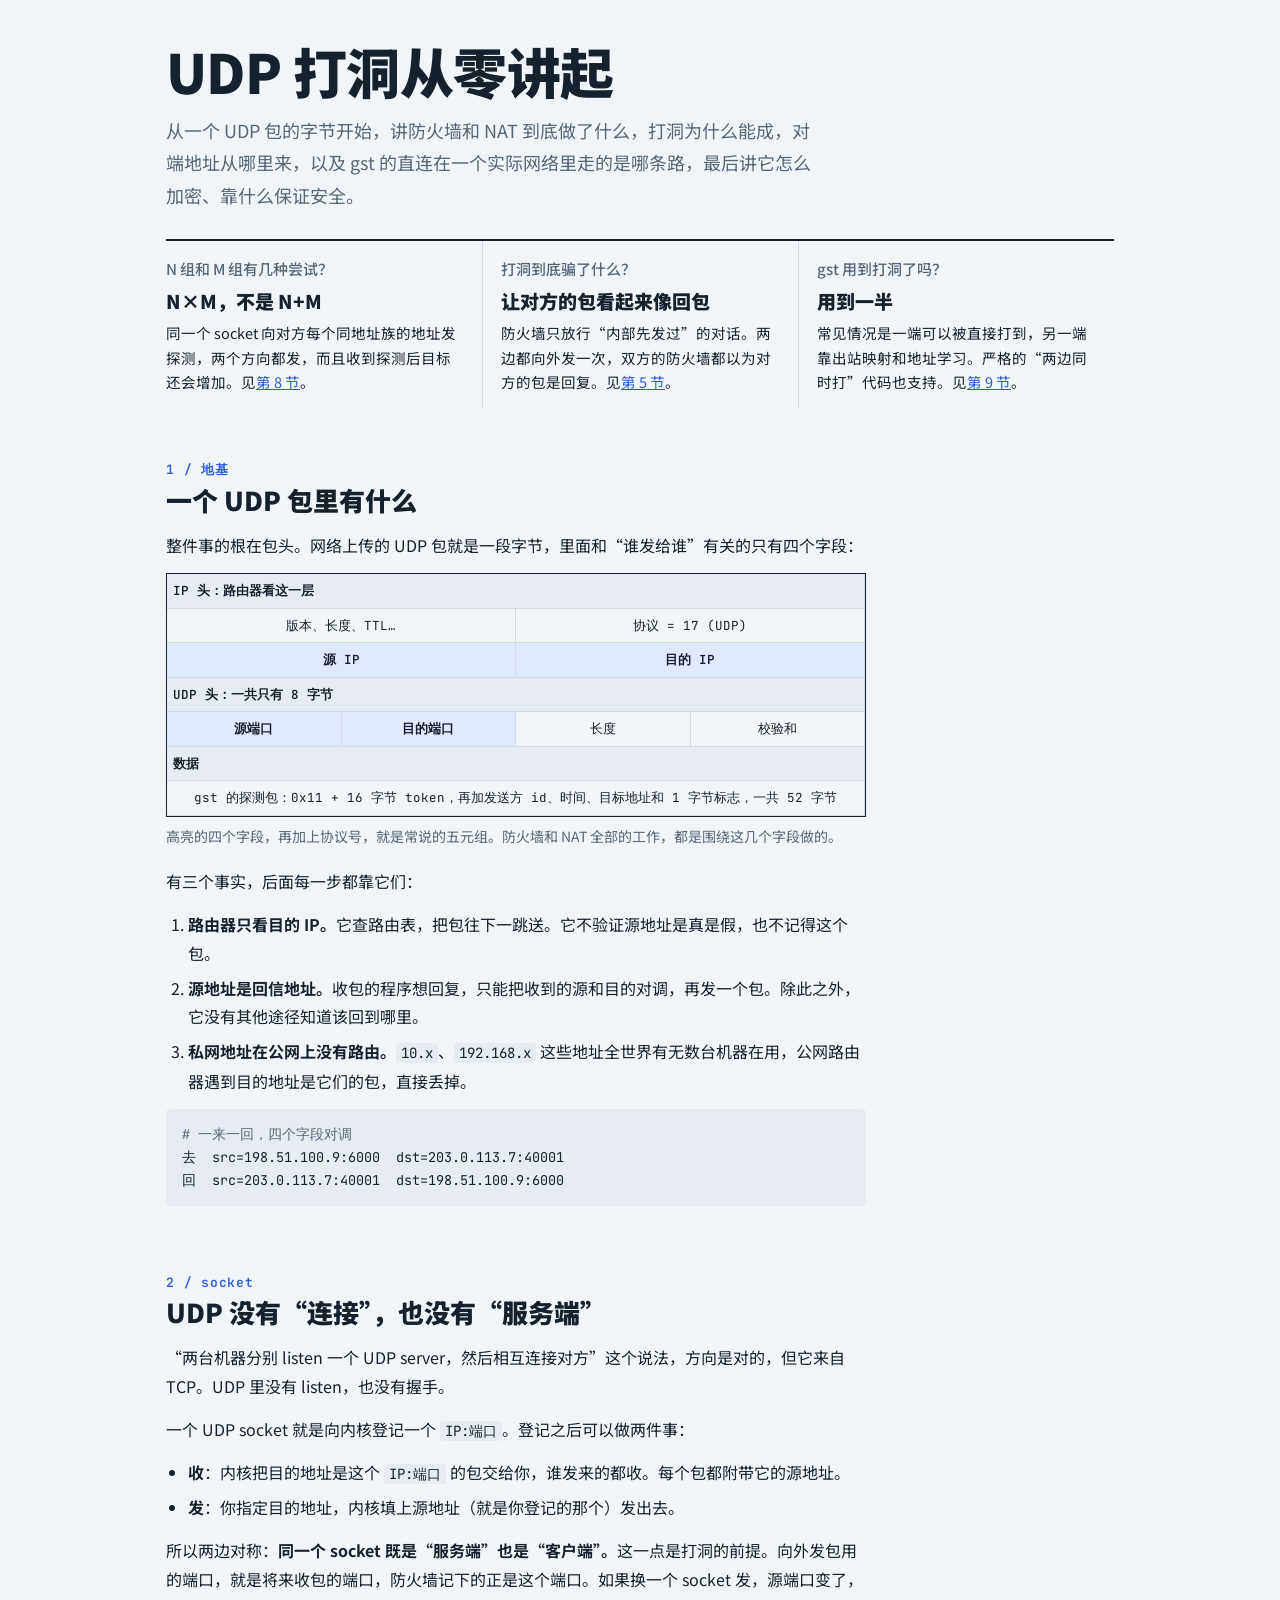
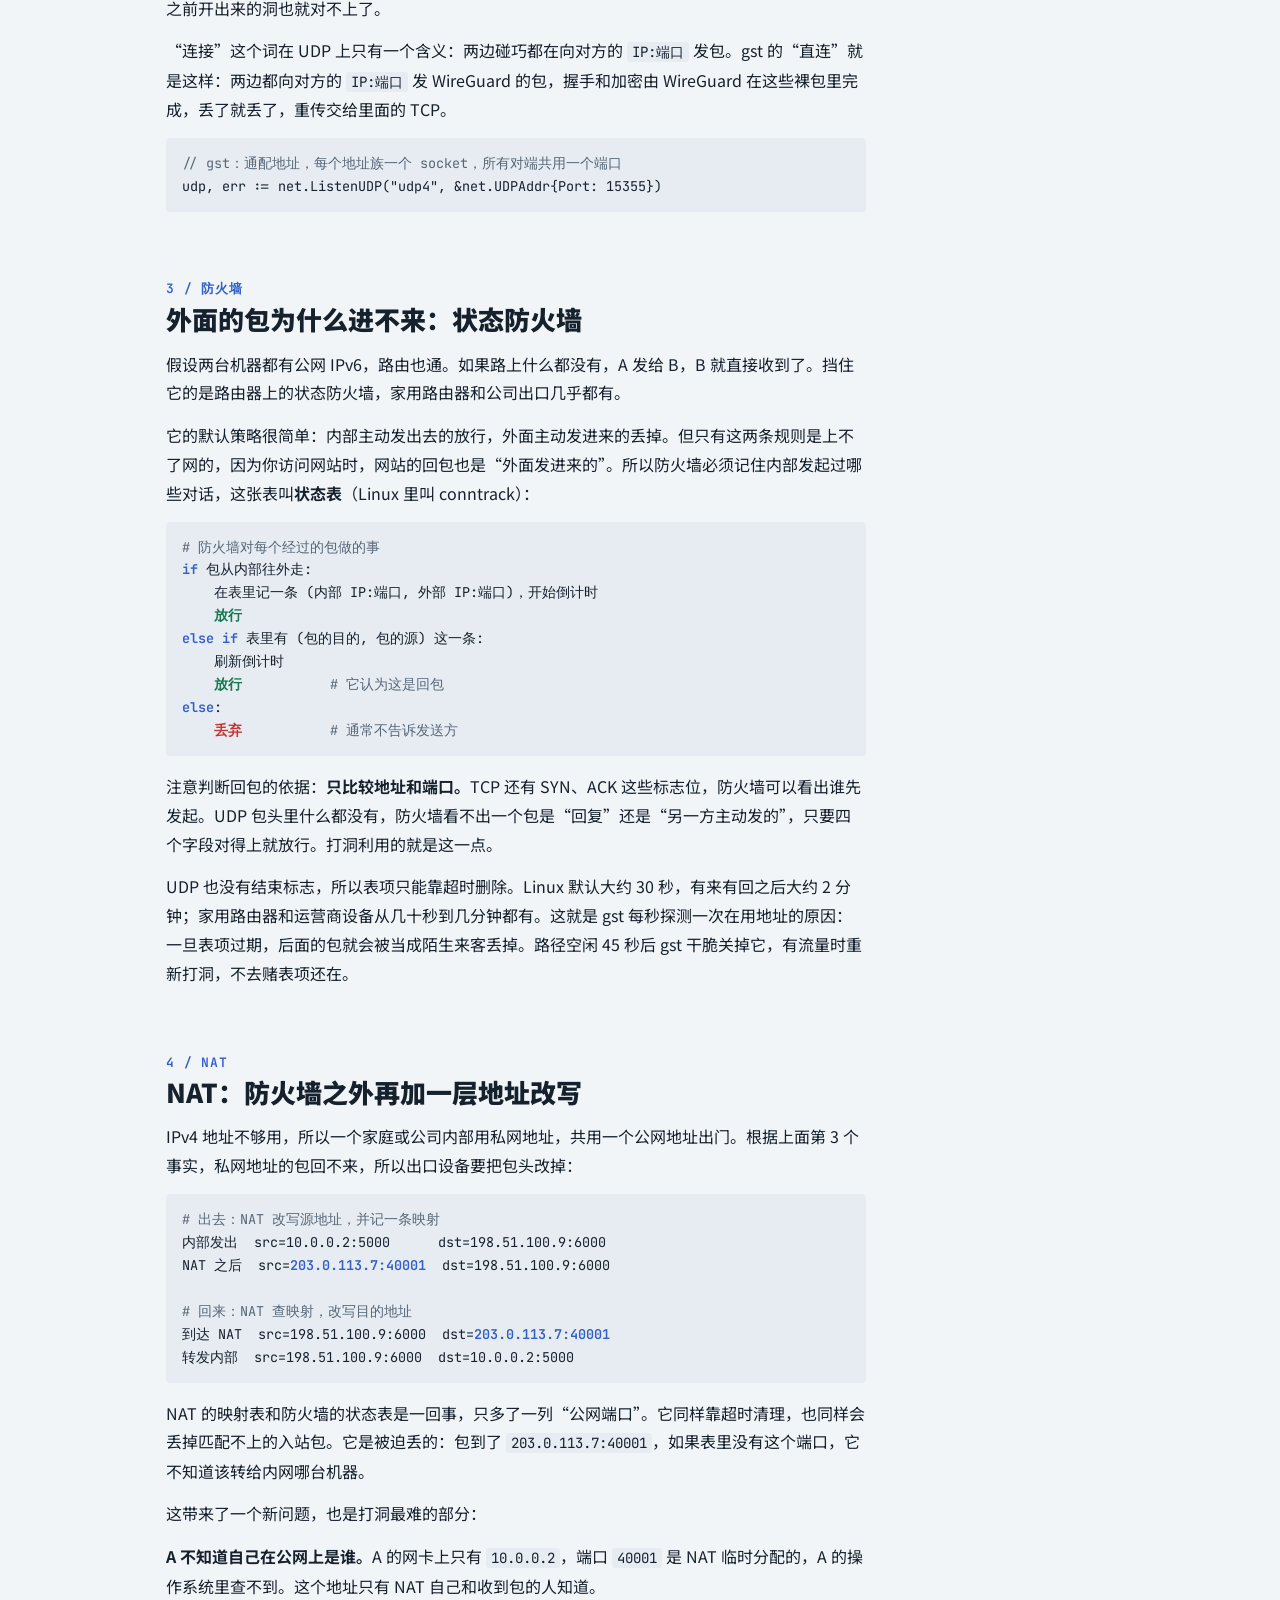
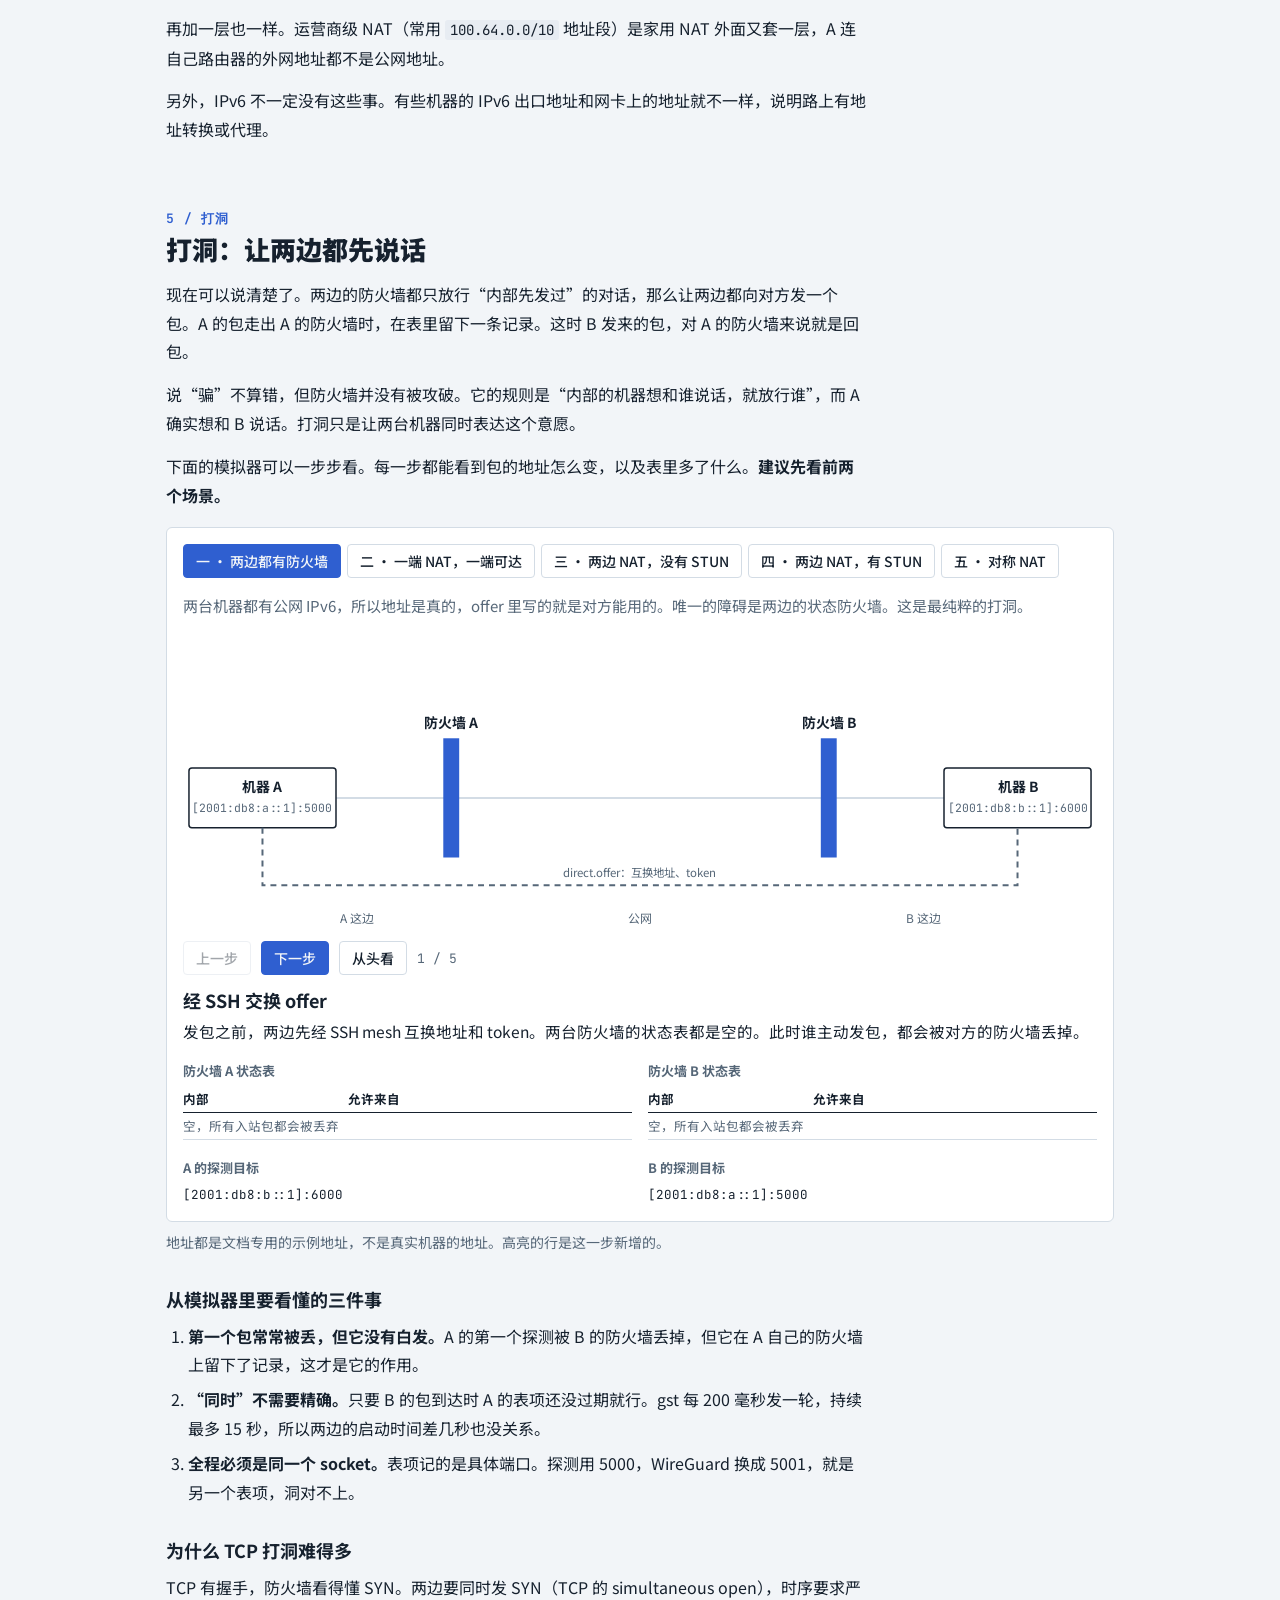
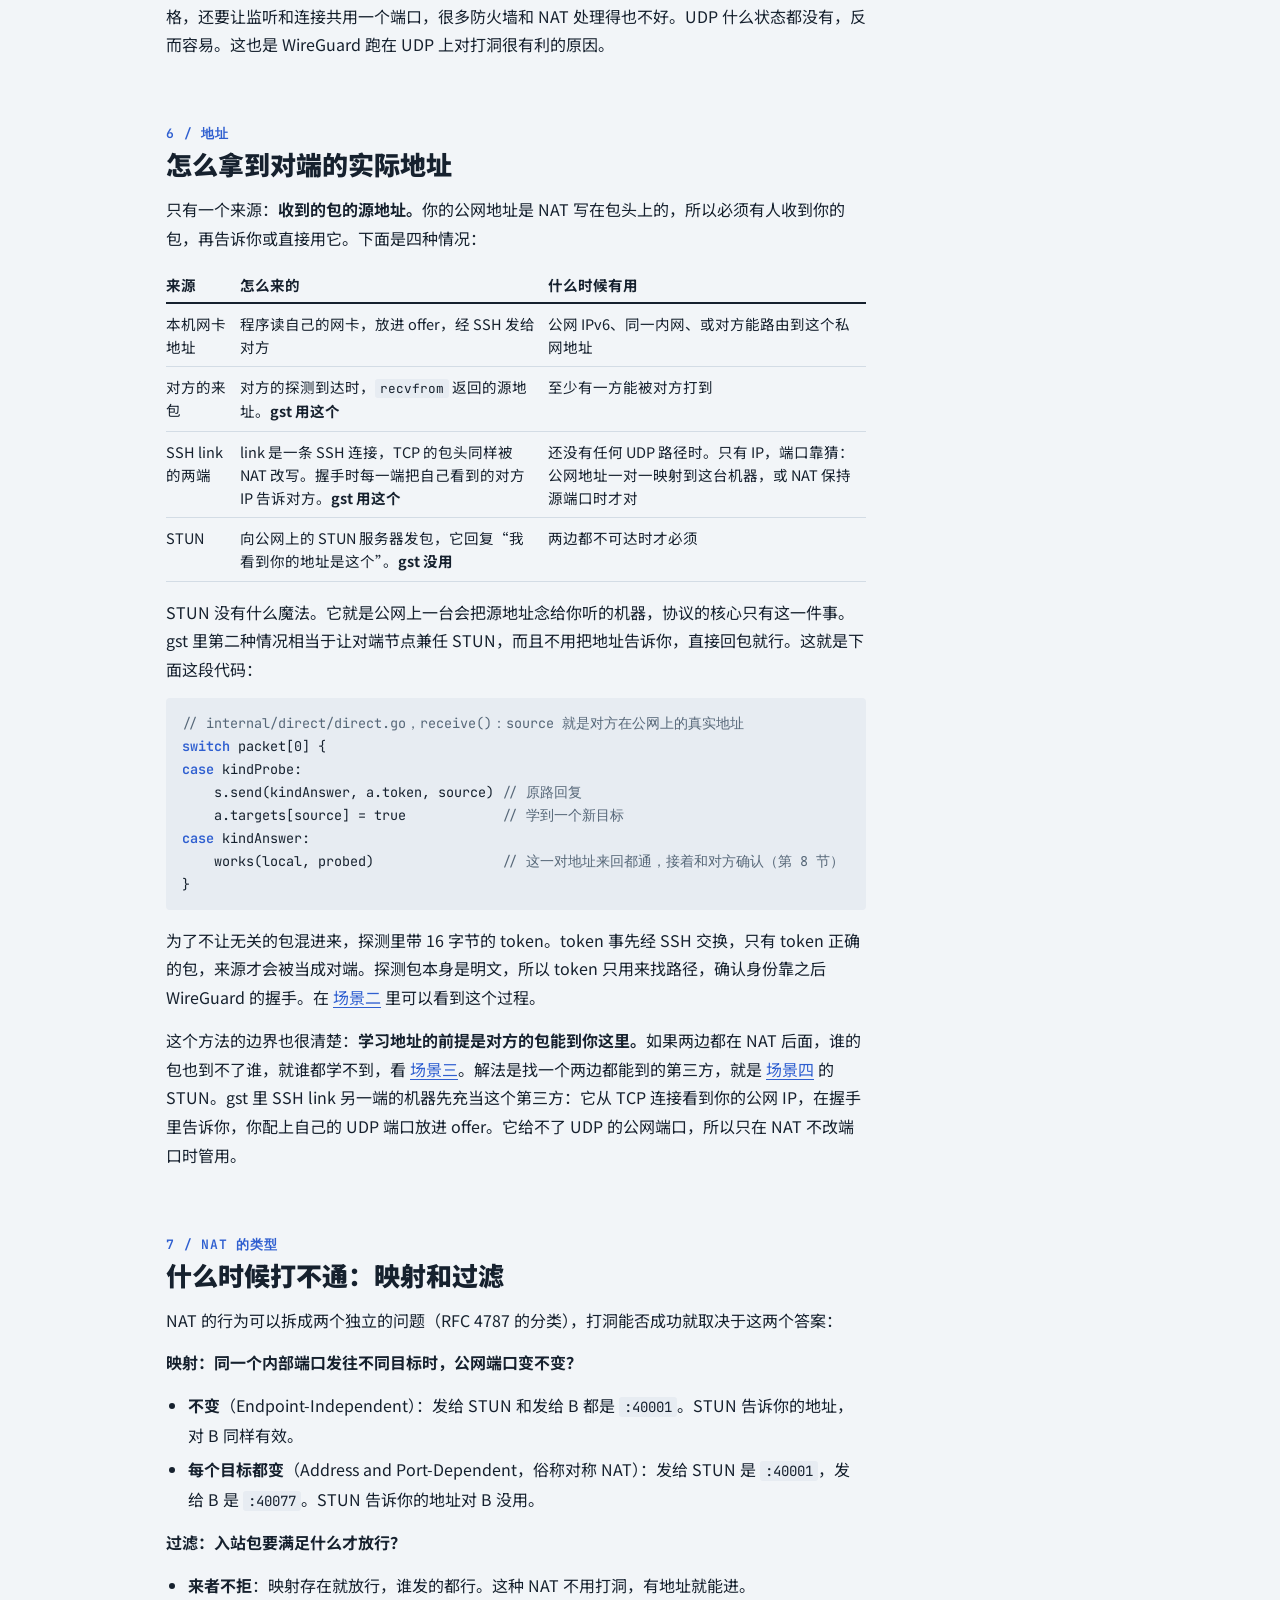
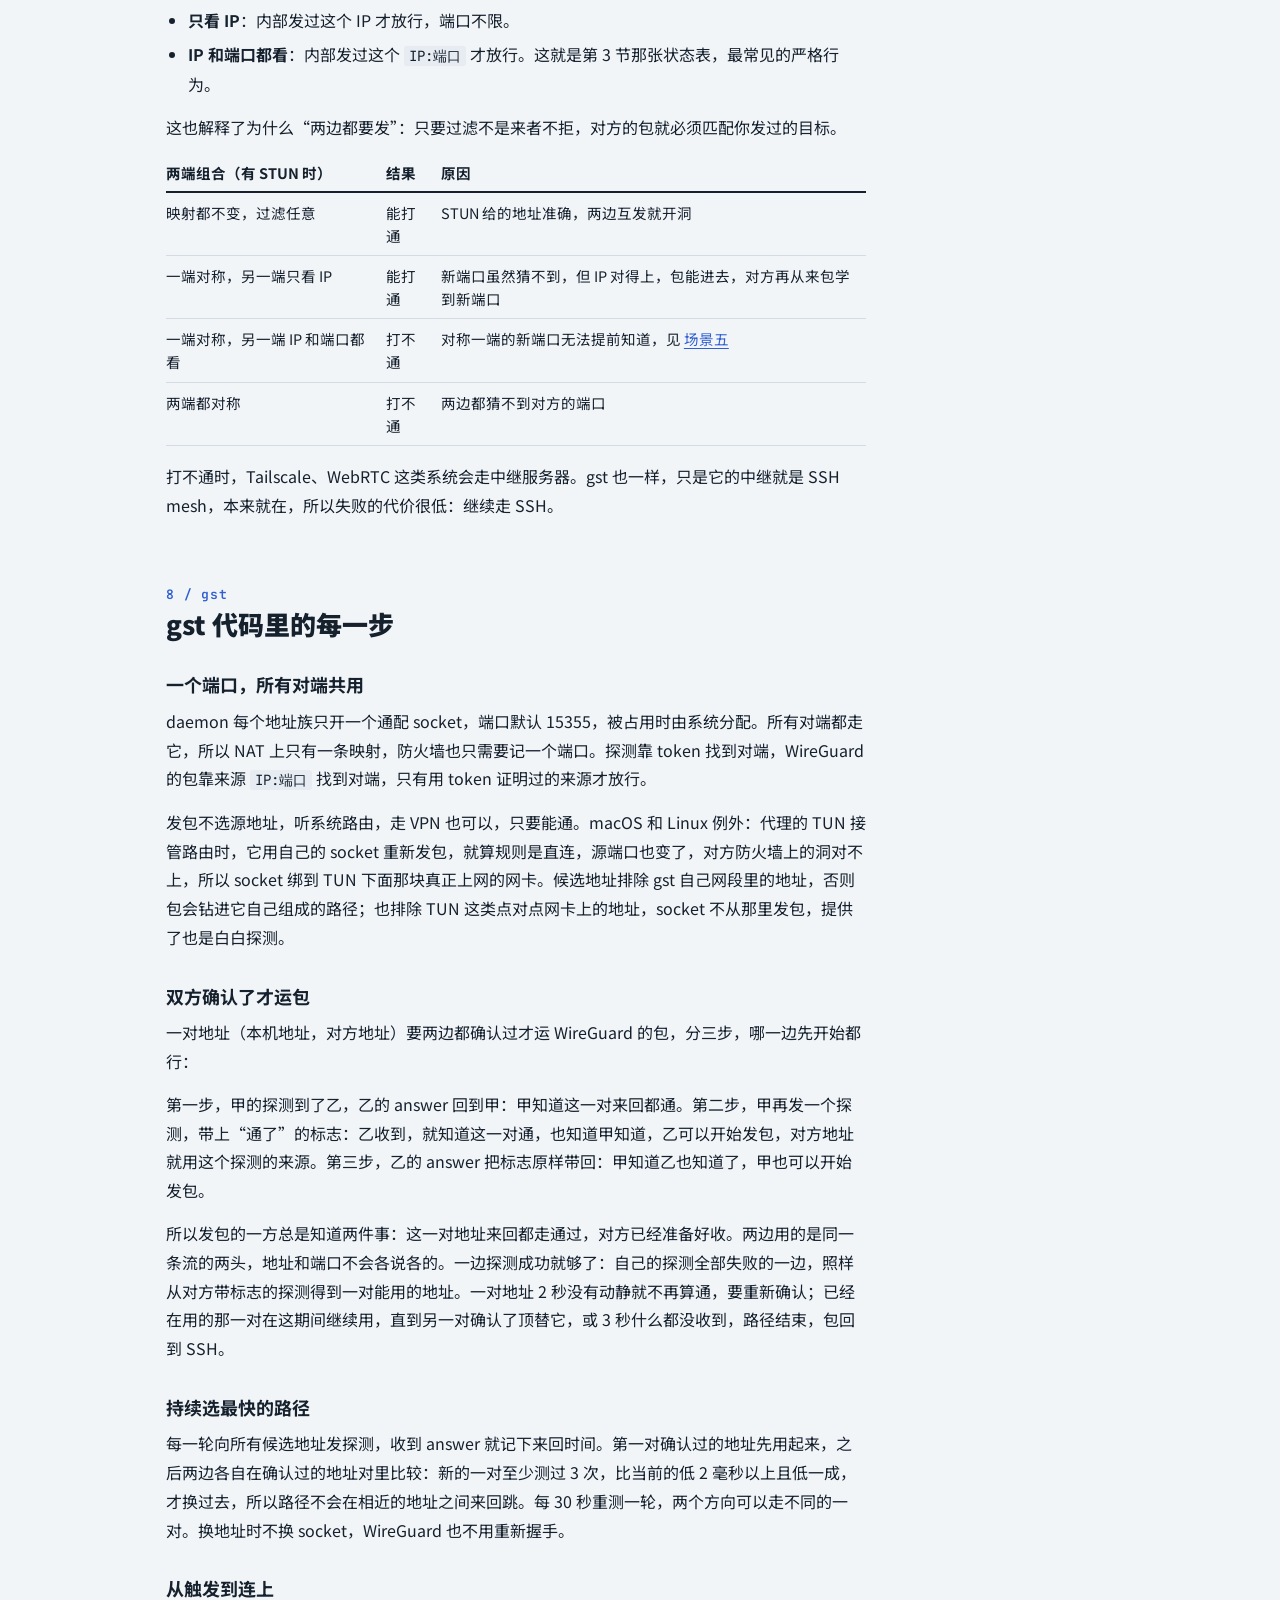
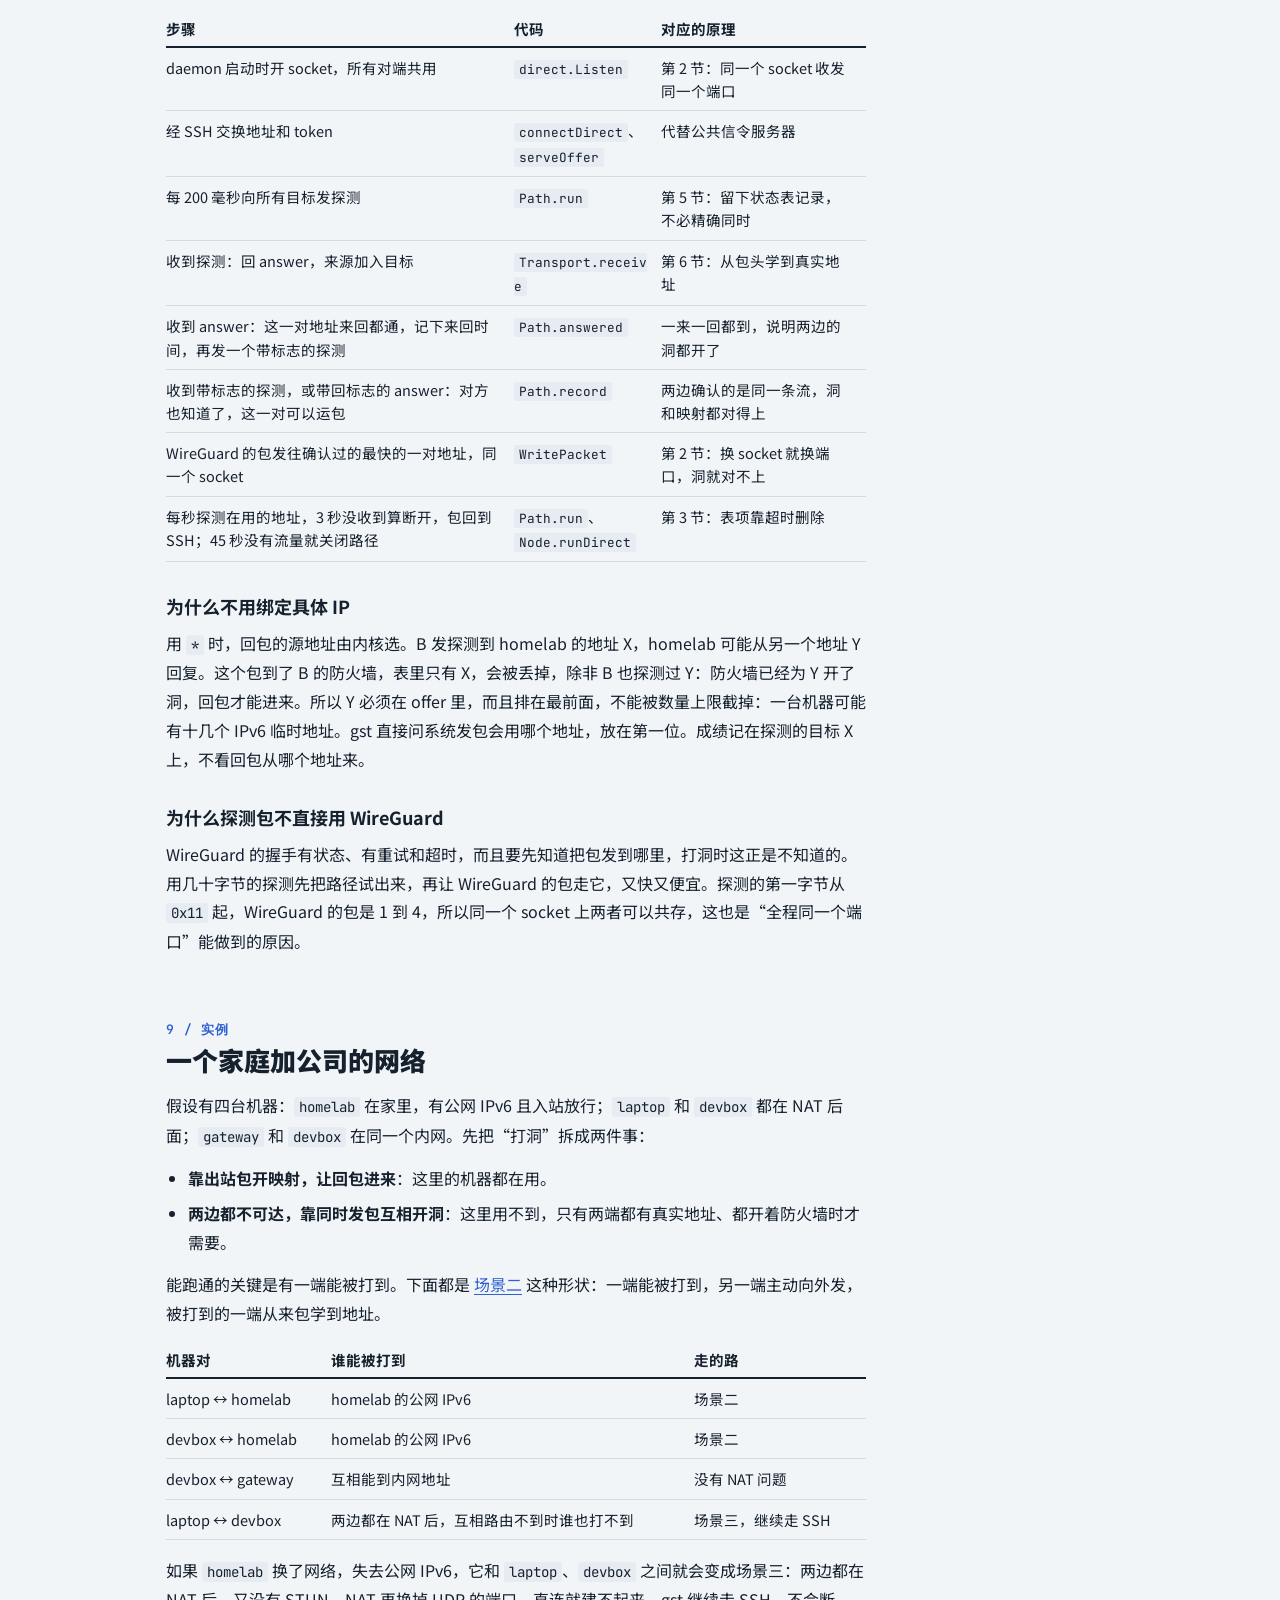
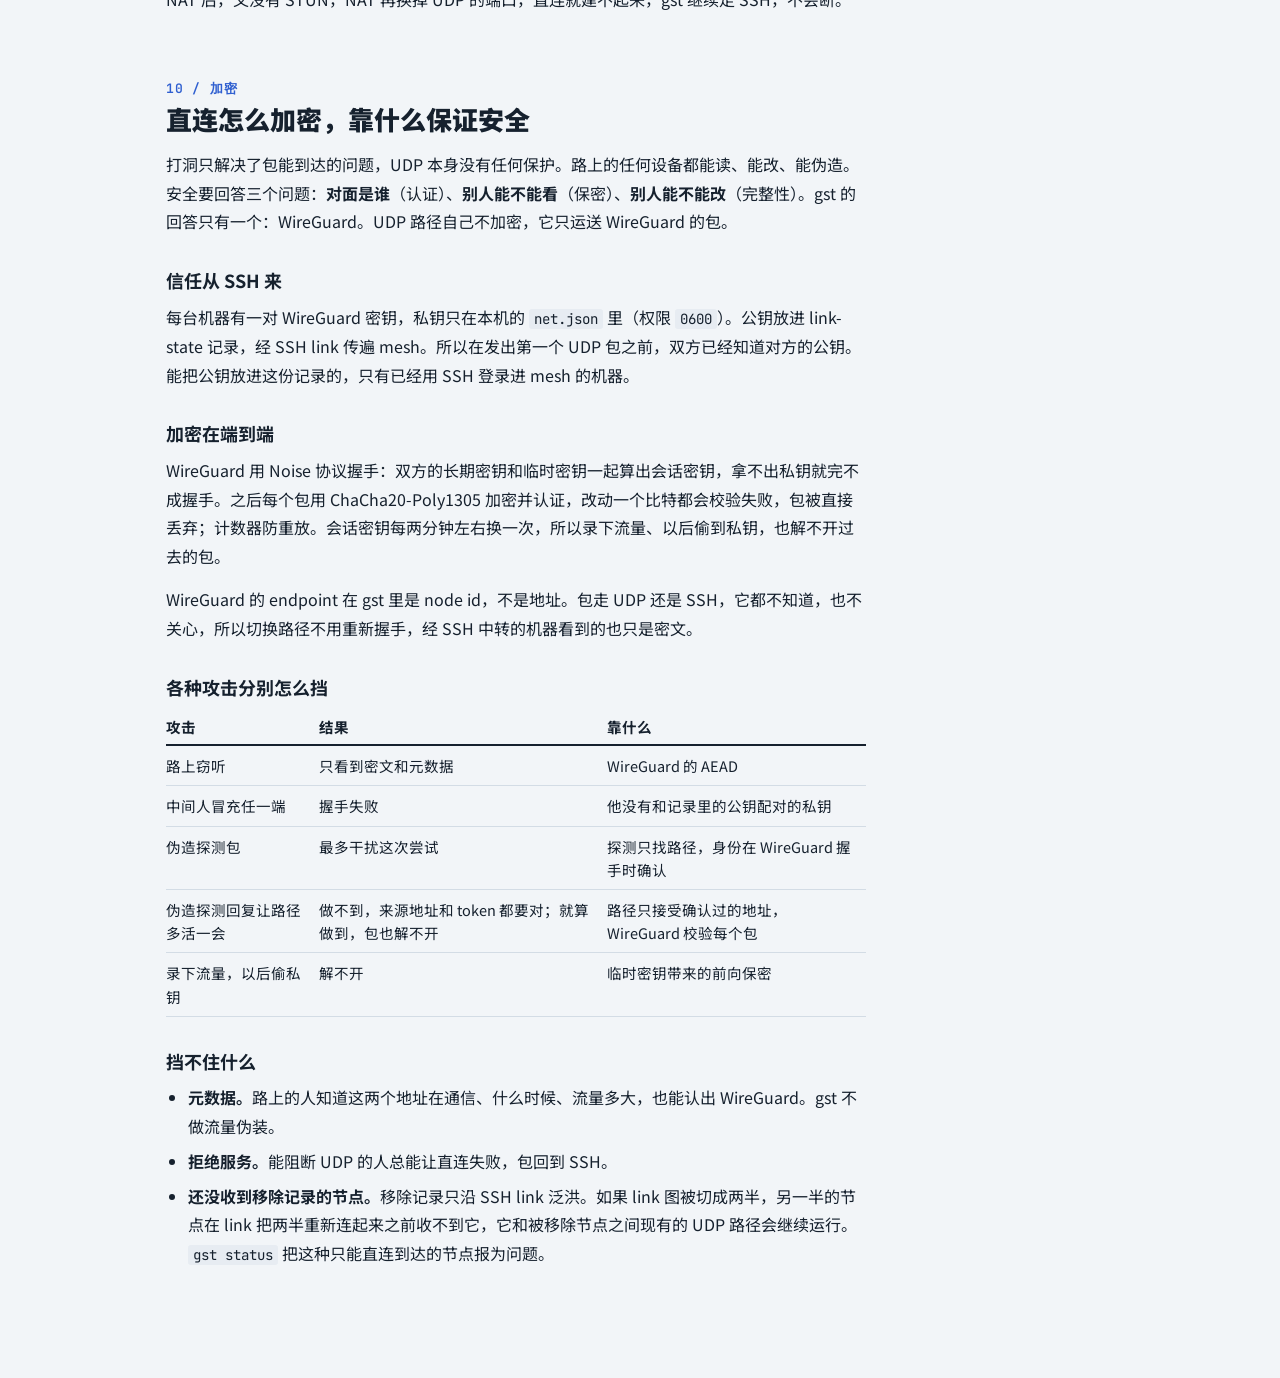
<file: docs/design/udp-hole-punching.html>
<!doctype html>
<html lang="zh-CN">
<head>
<meta charset="utf-8">
<meta name="viewport" content="width=device-width, initial-scale=1">
<title>UDP 打洞从零讲起</title>
<link rel="preconnect" href="https://fonts.googleapis.com">
<link rel="preconnect" href="https://fonts.gstatic.com" crossorigin>
<link rel="stylesheet" href="https://fonts.googleapis.com/css2?family=JetBrains+Mono:wght@400;600&family=Noto+Sans+SC:wght@400;500;700;900&display=swap">
<style>
/* Layout: a single long-read column in the voice of a network manual; the packet simulator breaks out wider. */
:root {
  --bg: #f2f5f8; --panel: #ffffff; --fg: #16212e; --muted: #566778; --rule: #d3dce5;
  --code: #e7ecf2; --accent: #2f5fd0; --ok: #16784e; --drop: #c5352b; --nat: #a36a12; --new: #dfe9ff;
  --sans: "Noto Sans SC", "PingFang SC", "Microsoft YaHei", system-ui, sans-serif;
  --mono: "JetBrains Mono", ui-monospace, Menlo, Consolas, monospace;
}
@media (prefers-color-scheme: dark) { :root:not([data-theme="light"]) {
  --bg: #10161d; --panel: #18212b; --fg: #e4eaf0; --muted: #98a8b8; --rule: #2c3845;
  --code: #1f2a35; --accent: #84a9ff; --ok: #4cc38a; --drop: #f0766e; --nat: #e2b04a; --new: #24375c; color-scheme: dark;
} }
:root[data-theme="dark"] {
  --bg: #10161d; --panel: #18212b; --fg: #e4eaf0; --muted: #98a8b8; --rule: #2c3845;
  --code: #1f2a35; --accent: #84a9ff; --ok: #4cc38a; --drop: #f0766e; --nat: #e2b04a; --new: #24375c; color-scheme: dark;
}
* { box-sizing: border-box; }
html { -webkit-text-size-adjust: 100%; }
[hidden] { display: none !important; }
img { max-width: 100%; }
body { margin: 0; background: var(--bg); color: var(--fg); font: 400 16px/1.8 var(--sans); }
.page { max-width: 980px; margin: 0 auto; padding-block: 40px 96px;
  padding-left: max(16px, env(safe-area-inset-left, 0px)); padding-right: max(16px, env(safe-area-inset-right, 0px)); }
.col { max-width: 700px; }
h1 { font-size: clamp(34px, 7vw, 54px); font-weight: 900; line-height: 1.15; margin: 0 0 12px; text-wrap: balance; letter-spacing: -.01em; }
h2 { font-size: 26px; font-weight: 900; line-height: 1.3; margin: 0 0 14px; text-wrap: balance; }
h3 { font-size: 18px; font-weight: 700; margin: 28px 0 6px; }
p { margin: 0 0 14px; }
section { padding-top: 52px; }
.no { font: 600 13px var(--mono); color: var(--accent); letter-spacing: .06em; display: block; margin-bottom: 4px; }
.lede { font-size: 18px; color: var(--muted); max-width: 660px; }
code, .m { font-family: var(--mono); font-size: .88em; }
p code, li code, td code { background: var(--code); padding: 1px 5px; border-radius: 3px; overflow-wrap: anywhere; }
pre { font: 400 13.5px/1.7 var(--mono); background: var(--code); padding: 14px 16px; margin: 0 0 16px; overflow-x: auto; border-radius: 4px; }
pre .c { color: var(--muted); }
pre .k { color: var(--accent); font-weight: 600; }
pre .d { color: var(--drop); font-weight: 600; }
pre .o { color: var(--ok); font-weight: 600; }
ul, ol { margin: 0 0 14px; padding-left: 1.4em; }
li { margin-bottom: 6px; }
strong { font-weight: 700; }
a { color: var(--accent); }
.tw { overflow-x: auto; margin-bottom: 16px; }
table { border-collapse: collapse; width: 100%; font-size: 14.5px; line-height: 1.6; }
th { text-align: left; font-weight: 700; border-bottom: 2px solid var(--fg); padding: 6px 12px 6px 0; white-space: nowrap; }
td { border-bottom: 1px solid var(--rule); padding: 8px 12px 8px 0; vertical-align: top; }
figure { margin: 8px 0 20px; }
figcaption { font-size: 14px; color: var(--muted); margin-top: 8px; line-height: 1.6; }
svg text { font-family: var(--sans); fill: currentColor; }
svg .mono { font-family: var(--mono); }

/* Answers */
.answers { display: grid; grid-template-columns: repeat(3, minmax(0, 1fr)); gap: 0; border-top: 2px solid var(--fg); margin-top: 28px; }
.answers > div { padding: 14px 18px 14px 0; min-width: 0; }
.answers > div + div { border-left: 1px solid var(--rule); padding-left: 18px; }
.answers h3 { margin: 0 0 6px; font-size: 15px; color: var(--muted); font-weight: 500; }
.answers b { display: block; font-size: 19px; line-height: 1.4; font-weight: 900; margin-bottom: 6px; }
.answers p { font-size: 14.5px; line-height: 1.7; margin: 0; }
@media (max-width: 720px) { .answers { grid-template-columns: 1fr; } .answers > div + div { border-left: 0; border-top: 1px solid var(--rule); padding-left: 0; } }

/* Header diagram */
.hdr { display: grid; grid-template-columns: repeat(4, minmax(0, 1fr)); font: 400 12.5px/1.4 var(--mono); border: 1px solid var(--fg); margin-bottom: 8px; }
.hdr div { padding: 8px 6px; border-right: 1px solid var(--rule); border-bottom: 1px solid var(--rule); text-align: center; min-width: 0; overflow-wrap: anywhere; }
.hdr .w2 { grid-column: span 2; } .hdr .w4 { grid-column: span 4; }
.hdr .lay { background: var(--code); text-align: left; font-weight: 600; }
.hdr .hot { background: var(--new); font-weight: 600; }

/* Simulator */
.sim { background: var(--panel); border: 1px solid var(--rule); border-radius: 6px; padding: 16px; margin: 18px 0 8px; }
.tabs { display: flex; flex-wrap: wrap; gap: 6px; margin-bottom: 14px; }
button { font: 500 14px var(--sans); color: var(--fg); background: transparent; border: 1px solid var(--rule); border-radius: 4px; padding: 6px 12px; cursor: pointer; }
button:hover:not(:disabled) { border-color: var(--accent); }
button:focus-visible { outline: 2px solid var(--accent); outline-offset: 2px; }
button:disabled { opacity: .4; cursor: default; }
.tabs button[aria-selected="true"] { background: var(--accent); border-color: var(--accent); color: var(--bg); }
.intro { font-size: 15px; color: var(--muted); margin-bottom: 10px; }
.stage { overflow-x: auto; }
.stage svg { display: block; width: 100%; min-width: 660px; height: auto; color: var(--fg); }
.ctl { display: flex; align-items: center; gap: 10px; flex-wrap: wrap; margin: 10px 0 12px; }
.ctl .pos { font: 400 13px var(--mono); color: var(--muted); }
.ctl .primary { background: var(--accent); border-color: var(--accent); color: var(--bg); }
.steptitle { font-size: 18px; font-weight: 700; margin: 0 0 4px; line-height: 1.45; }
.stepbody { font-size: 15.5px; margin-bottom: 14px; }
.grid2 { display: grid; grid-template-columns: repeat(2, minmax(0, 1fr)); gap: 16px; margin-top: 12px; }
.grid2 > div { min-width: 0; }
@media (max-width: 640px) { .grid2 { grid-template-columns: 1fr; } }
.lbl { font-size: 13px; font-weight: 700; color: var(--muted); margin-bottom: 4px; }
.sim table { font: 400 12.5px/1.5 var(--mono); }
.sim th { font-family: var(--sans); font-size: 12.5px; border-bottom: 1px solid var(--fg); padding: 3px 10px 3px 0; }
.sim td { padding: 4px 10px 4px 0; overflow-wrap: anywhere; }
.sim tr.new td { background: var(--new); }
.sim td.none { color: var(--muted); font-family: var(--sans); }
.targets { font: 400 12.5px/1.7 var(--mono); }
.targets span { display: block; overflow-wrap: anywhere; }
.targets span.new { background: var(--new); }
.jump { font: inherit; color: var(--accent); border: 0; padding: 0; background: none; text-decoration: underline; text-underline-offset: 3px; }

/* SVG classes */
.s-line { stroke: var(--rule); stroke-width: 2; fill: none; }
.s-box { fill: var(--panel); stroke: currentColor; stroke-width: 1.5; }
.s-fw { fill: var(--accent); }
.s-nat { fill: var(--nat); }
.s-none { fill: none; stroke: var(--muted); stroke-width: 1.5; stroke-dasharray: 4 4; }
.s-zone { fill: var(--muted); font-size: 12px; }
.s-path-ok { stroke: var(--ok); stroke-width: 3; fill: none; }
.s-path-drop { stroke: var(--drop); stroke-width: 3; fill: none; }
.s-ssh { stroke: var(--muted); stroke-width: 2; stroke-dasharray: 6 5; fill: none; }
.s-dot { fill: var(--accent); }
.s-ok-t { fill: var(--ok); font-size: 13px; font-weight: 700; }
.s-drop-t { fill: var(--drop); font-size: 13px; font-weight: 700; }
.s-x { stroke: var(--drop); stroke-width: 4; }
.s-sub { font-size: 11.5px; fill: var(--muted); }
.s-title { font-size: 14px; font-weight: 700; }
.mk-ok { fill: var(--ok); } .mk-drop { fill: var(--drop); }
.f-v4 { stroke: var(--accent); stroke-width: 2.5; fill: none; }
.f-v6 { stroke: var(--ok); stroke-width: 2.5; fill: none; }
.f-learn { stroke: var(--nat); stroke-width: 2; stroke-dasharray: 6 5; fill: none; }
.f-t-learn { fill: var(--nat); }
</style>
</head>
<body>

<div class="page">

<header>
  <h1>UDP 打洞从零讲起</h1>
  <p class="lede">从一个 UDP 包的字节开始，讲防火墙和 NAT 到底做了什么，打洞为什么能成，对端地址从哪里来，以及 gst 的直连在一个实际网络里走的是哪条路，最后讲它怎么加密、靠什么保证安全。</p>

  <div class="answers">
    <div>
      <h3>N 组和 M 组有几种尝试？</h3>
      <b>N×M，不是 N+M</b>
      <p>同一个 socket 向对方每个同地址族的地址发探测，两个方向都发，而且收到探测后目标还会增加。见<a href="#s8">第 8 节</a>。</p>
    </div>
    <div>
      <h3>打洞到底骗了什么？</h3>
      <b>让对方的包看起来像回包</b>
      <p>防火墙只放行“内部先发过”的对话。两边都向外发一次，双方的防火墙都以为对方的包是回复。见<a href="#s5">第 5 节</a>。</p>
    </div>
    <div>
      <h3>gst 用到打洞了吗？</h3>
      <b>用到一半</b>
      <p>常见情况是一端可以被直接打到，另一端靠出站映射和地址学习。严格的“两边同时打”代码也支持。见<a href="#s9">第 9 节</a>。</p>
    </div>
  </div>
</header>

<section id="s1">
  <span class="no">1 / 地基</span>
  <h2>一个 UDP 包里有什么</h2>
  <div class="col">
    <p>整件事的根在包头。网络上传的 UDP 包就是一段字节，里面和“谁发给谁”有关的只有四个字段：</p>
  </div>
  <figure class="col">
    <div class="hdr" role="img" aria-label="IP 头里有源地址和目的地址，UDP 头里有源端口和目的端口，这四个字段决定包的去向和回复地址">
      <div class="w4 lay">IP 头：路由器看这一层</div>
      <div class="w2">版本、长度、TTL…</div><div class="w2">协议 = 17 (UDP)</div>
      <div class="w2 hot">源 IP</div><div class="w2 hot">目的 IP</div>
      <div class="w4 lay">UDP 头：一共只有 8 字节</div>
      <div class="hot">源端口</div><div class="hot">目的端口</div><div>长度</div><div>校验和</div>
      <div class="w4 lay">数据</div>
      <div class="w4">gst 的探测包：0x11 + 16 字节 token，再加发送方 id、时间、目标地址和 1 字节标志，一共 52 字节</div>
    </div>
    <figcaption>高亮的四个字段，再加上协议号，就是常说的五元组。防火墙和 NAT 全部的工作，都是围绕这几个字段做的。</figcaption>
  </figure>
  <div class="col">
    <p>有三个事实，后面每一步都靠它们：</p>
    <ol>
      <li><strong>路由器只看目的 IP。</strong>它查路由表，把包往下一跳送。它不验证源地址是真是假，也不记得这个包。</li>
      <li><strong>源地址是回信地址。</strong>收包的程序想回复，只能把收到的源和目的对调，再发一个包。除此之外，它没有其他途径知道该回到哪里。</li>
      <li><strong>私网地址在公网上没有路由。</strong><code>10.x</code>、<code>192.168.x</code> 这些地址全世界有无数台机器在用，公网路由器遇到目的地址是它们的包，直接丢掉。</li>
    </ol>
    <pre><span class="c"># 一来一回，四个字段对调</span>
去  src=198.51.100.9:6000  dst=203.0.113.7:40001
回  src=203.0.113.7:40001  dst=198.51.100.9:6000</pre>
  </div>
</section>

<section id="s2">
  <span class="no">2 / socket</span>
  <h2>UDP 没有“连接”，也没有“服务端”</h2>
  <div class="col">
    <p>“两台机器分别 listen 一个 UDP server，然后相互连接对方”这个说法，方向是对的，但它来自 TCP。UDP 里没有 listen，也没有握手。</p>
    <p>一个 UDP socket 就是向内核登记一个 <code>IP:端口</code>。登记之后可以做两件事：</p>
    <ul>
      <li><strong>收</strong>：内核把目的地址是这个 <code>IP:端口</code> 的包交给你，谁发来的都收。每个包都附带它的源地址。</li>
      <li><strong>发</strong>：你指定目的地址，内核填上源地址（就是你登记的那个）发出去。</li>
    </ul>
    <p>所以两边对称：<strong>同一个 socket 既是“服务端”也是“客户端”。</strong>这一点是打洞的前提。向外发包用的端口，就是将来收包的端口，防火墙记下的正是这个端口。如果换一个 socket 发，源端口变了，之前开出来的洞也就对不上了。</p>
    <p>“连接”这个词在 UDP 上只有一个含义：两边碰巧都在向对方的 <code>IP:端口</code> 发包。gst 的“直连”就是这样：两边都向对方的 <code>IP:端口</code> 发 WireGuard 的包，握手和加密由 WireGuard 在这些裸包里完成，丢了就丢了，重传交给里面的 TCP。</p>
    <pre><span class="c">// gst：通配地址，每个地址族一个 socket，所有对端共用一个端口</span>
udp, err := net.ListenUDP("udp4", &amp;net.UDPAddr{Port: 15355})</pre>
  </div>
</section>

<section id="s3">
  <span class="no">3 / 防火墙</span>
  <h2>外面的包为什么进不来：状态防火墙</h2>
  <div class="col">
    <p>假设两台机器都有公网 IPv6，路由也通。如果路上什么都没有，A 发给 B，B 就直接收到了。挡住它的是路由器上的状态防火墙，家用路由器和公司出口几乎都有。</p>
    <p>它的默认策略很简单：内部主动发出去的放行，外面主动发进来的丢掉。但只有这两条规则是上不了网的，因为你访问网站时，网站的回包也是“外面发进来的”。所以防火墙必须记住内部发起过哪些对话，这张表叫<strong>状态表</strong>（Linux 里叫 conntrack）：</p>
    <pre><span class="c"># 防火墙对每个经过的包做的事</span>
<span class="k">if</span> 包从内部往外走:
    在表里记一条 (内部 IP:端口, 外部 IP:端口)，开始倒计时
    <span class="o">放行</span>
<span class="k">else if</span> 表里有 (包的目的, 包的源) 这一条:
    刷新倒计时
    <span class="o">放行</span>           <span class="c"># 它认为这是回包</span>
<span class="k">else</span>:
    <span class="d">丢弃</span>           <span class="c"># 通常不告诉发送方</span></pre>
    <p>注意判断回包的依据：<strong>只比较地址和端口。</strong>TCP 还有 SYN、ACK 这些标志位，防火墙可以看出谁先发起。UDP 包头里什么都没有，防火墙看不出一个包是“回复”还是“另一方主动发的”，只要四个字段对得上就放行。打洞利用的就是这一点。</p>
    <p>UDP 也没有结束标志，所以表项只能靠超时删除。Linux 默认大约 30 秒，有来有回之后大约 2 分钟；家用路由器和运营商设备从几十秒到几分钟都有。这就是 gst 每秒探测一次在用地址的原因：一旦表项过期，后面的包就会被当成陌生来客丢掉。路径空闲 45 秒后 gst 干脆关掉它，有流量时重新打洞，不去赌表项还在。</p>
  </div>
</section>

<section id="s4">
  <span class="no">4 / NAT</span>
  <h2>NAT：防火墙之外再加一层地址改写</h2>
  <div class="col">
    <p>IPv4 地址不够用，所以一个家庭或公司内部用私网地址，共用一个公网地址出门。根据上面第 3 个事实，私网地址的包回不来，所以出口设备要把包头改掉：</p>
    <pre><span class="c"># 出去：NAT 改写源地址，并记一条映射</span>
内部发出  src=10.0.0.2:5000      dst=198.51.100.9:6000
NAT 之后  src=<span class="k">203.0.113.7:40001</span>  dst=198.51.100.9:6000

<span class="c"># 回来：NAT 查映射，改写目的地址</span>
到达 NAT  src=198.51.100.9:6000  dst=<span class="k">203.0.113.7:40001</span>
转发内部  src=198.51.100.9:6000  dst=10.0.0.2:5000</pre>
    <p>NAT 的映射表和防火墙的状态表是一回事，只多了一列“公网端口”。它同样靠超时清理，也同样会丢掉匹配不上的入站包。它是被迫丢的：包到了 <code>203.0.113.7:40001</code>，如果表里没有这个端口，它不知道该转给内网哪台机器。</p>
    <p>这带来了一个新问题，也是打洞最难的部分：</p>
    <p><strong>A 不知道自己在公网上是谁。</strong>A 的网卡上只有 <code>10.0.0.2</code>，端口 <code>40001</code> 是 NAT 临时分配的，A 的操作系统里查不到。这个地址只有 NAT 自己和收到包的人知道。</p>
    <p>再加一层也一样。运营商级 NAT（常用 <code>100.64.0.0/10</code> 地址段）是家用 NAT 外面又套一层，A 连自己路由器的外网地址都不是公网地址。</p>
    <p>另外，IPv6 不一定没有这些事。有些机器的 IPv6 出口地址和网卡上的地址就不一样，说明路上有地址转换或代理。</p>
  </div>
</section>

<section id="s5">
  <span class="no">5 / 打洞</span>
  <h2>打洞：让两边都先说话</h2>
  <div class="col">
    <p>现在可以说清楚了。两边的防火墙都只放行“内部先发过”的对话，那么让两边都向对方发一个包。A 的包走出 A 的防火墙时，在表里留下一条记录。这时 B 发来的包，对 A 的防火墙来说就是回包。</p>
    <p>说“骗”不算错，但防火墙并没有被攻破。它的规则是“内部的机器想和谁说话，就放行谁”，而 A 确实想和 B 说话。打洞只是让两台机器同时表达这个意愿。</p>
    <p>下面的模拟器可以一步步看。每一步都能看到包的地址怎么变，以及表里多了什么。<strong>建议先看前两个场景。</strong></p>
  </div>

  <div class="sim" id="sim">
    <div class="tabs" id="tabs" role="tablist" aria-label="场景"></div>
    <p class="intro" id="intro"></p>
    <div class="stage" id="stage"></div>
    <div class="ctl">
      <button id="prev" type="button">上一步</button>
      <button id="next" type="button" class="primary">下一步</button>
      <button id="reset" type="button">从头看</button>
      <span class="pos" id="pos"></span>
    </div>
    <p class="steptitle" id="stitle"></p>
    <p class="stepbody" id="sbody"></p>
    <div id="hops"></div>
    <div class="grid2">
      <div><div class="lbl" id="fal"></div><div id="fat"></div></div>
      <div><div class="lbl" id="fbl"></div><div id="fbt"></div></div>
      <div><div class="lbl">A 的探测目标</div><div class="targets" id="ta"></div></div>
      <div><div class="lbl">B 的探测目标</div><div class="targets" id="tb"></div></div>
    </div>
  </div>
  <p style="font-size:14px;color:var(--muted)">地址都是文档专用的示例地址，不是真实机器的地址。高亮的行是这一步新增的。</p>

  <div class="col">
    <h3>从模拟器里要看懂的三件事</h3>
    <ol>
      <li><strong>第一个包常常被丢，但它没有白发。</strong>A 的第一个探测被 B 的防火墙丢掉，但它在 A 自己的防火墙上留下了记录，这才是它的作用。</li>
      <li><strong>“同时”不需要精确。</strong>只要 B 的包到达时 A 的表项还没过期就行。gst 每 200 毫秒发一轮，持续最多 15 秒，所以两边的启动时间差几秒也没关系。</li>
      <li><strong>全程必须是同一个 socket。</strong>表项记的是具体端口。探测用 5000，WireGuard 换成 5001，就是另一个表项，洞对不上。</li>
    </ol>
    <h3>为什么 TCP 打洞难得多</h3>
    <p>TCP 有握手，防火墙看得懂 SYN。两边要同时发 SYN（TCP 的 simultaneous open），时序要求严格，还要让监听和连接共用一个端口，很多防火墙和 NAT 处理得也不好。UDP 什么状态都没有，反而容易。这也是 WireGuard 跑在 UDP 上对打洞很有利的原因。</p>
  </div>
</section>

<section id="s6">
  <span class="no">6 / 地址</span>
  <h2>怎么拿到对端的实际地址</h2>
  <div class="col">
    <p>只有一个来源：<strong>收到的包的源地址。</strong>你的公网地址是 NAT 写在包头上的，所以必须有人收到你的包，再告诉你或直接用它。下面是四种情况：</p>
  </div>
  <div class="tw col">
    <table>
      <tr><th>来源</th><th>怎么来的</th><th>什么时候有用</th></tr>
      <tr><td>本机网卡地址</td><td>程序读自己的网卡，放进 offer，经 SSH 发给对方</td><td>公网 IPv6、同一内网、或对方能路由到这个私网地址</td></tr>
      <tr><td>对方的来包</td><td>对方的探测到达时，<code>recvfrom</code> 返回的源地址。<strong>gst 用这个</strong></td><td>至少有一方能被对方打到</td></tr>
      <tr><td>SSH link 的两端</td><td>link 是一条 SSH 连接，TCP 的包头同样被 NAT 改写。握手时每一端把自己看到的对方 IP 告诉对方。<strong>gst 用这个</strong></td><td>还没有任何 UDP 路径时。只有 IP，端口靠猜：公网地址一对一映射到这台机器，或 NAT 保持源端口时才对</td></tr>
      <tr><td>STUN</td><td>向公网上的 STUN 服务器发包，它回复“我看到你的地址是这个”。<strong>gst 没用</strong></td><td>两边都不可达时才必须</td></tr>
    </table>
  </div>
  <div class="col">
    <p>STUN 没有什么魔法。它就是公网上一台会把源地址念给你听的机器，协议的核心只有这一件事。gst 里第二种情况相当于让对端节点兼任 STUN，而且不用把地址告诉你，直接回包就行。这就是下面这段代码：</p>
    <pre><span class="c">// internal/direct/direct.go，receive()：source 就是对方在公网上的真实地址</span>
<span class="k">switch</span> packet[0] {
<span class="k">case</span> kindProbe:
    s.send(kindAnswer, a.token, source) <span class="c">// 原路回复</span>
    a.targets[source] = true            <span class="c">// 学到一个新目标</span>
<span class="k">case</span> kindAnswer:
    works(local, probed)                <span class="c">// 这一对地址来回都通，接着和对方确认（第 8 节）</span>
}</pre>
    <p>为了不让无关的包混进来，探测里带 16 字节的 token。token 事先经 SSH 交换，只有 token 正确的包，来源才会被当成对端。探测包本身是明文，所以 token 只用来找路径，确认身份靠之后 WireGuard 的握手。在 <button class="jump" data-sc="1" type="button">场景二</button> 里可以看到这个过程。</p>
    <p>这个方法的边界也很清楚：<strong>学习地址的前提是对方的包能到你这里。</strong>如果两边都在 NAT 后面，谁的包也到不了谁，就谁都学不到，看 <button class="jump" data-sc="2" type="button">场景三</button>。解法是找一个两边都能到的第三方，就是 <button class="jump" data-sc="3" type="button">场景四</button> 的 STUN。gst 里 SSH link 另一端的机器先充当这个第三方：它从 TCP 连接看到你的公网 IP，在握手里告诉你，你配上自己的 UDP 端口放进 offer。它给不了 UDP 的公网端口，所以只在 NAT 不改端口时管用。</p>
  </div>
</section>

<section id="s7">
  <span class="no">7 / NAT 的类型</span>
  <h2>什么时候打不通：映射和过滤</h2>
  <div class="col">
    <p>NAT 的行为可以拆成两个独立的问题（RFC 4787 的分类），打洞能否成功就取决于这两个答案：</p>
    <p><strong>映射：同一个内部端口发往不同目标时，公网端口变不变？</strong></p>
    <ul>
      <li><strong>不变</strong>（Endpoint-Independent）：发给 STUN 和发给 B 都是 <code>:40001</code>。STUN 告诉你的地址，对 B 同样有效。</li>
      <li><strong>每个目标都变</strong>（Address and Port-Dependent，俗称对称 NAT）：发给 STUN 是 <code>:40001</code>，发给 B 是 <code>:40077</code>。STUN 告诉你的地址对 B 没用。</li>
    </ul>
    <p><strong>过滤：入站包要满足什么才放行？</strong></p>
    <ul>
      <li><strong>来者不拒</strong>：映射存在就放行，谁发的都行。这种 NAT 不用打洞，有地址就能进。</li>
      <li><strong>只看 IP</strong>：内部发过这个 IP 才放行，端口不限。</li>
      <li><strong>IP 和端口都看</strong>：内部发过这个 <code>IP:端口</code> 才放行。这就是第 3 节那张状态表，最常见的严格行为。</li>
    </ul>
    <p>这也解释了为什么“两边都要发”：只要过滤不是来者不拒，对方的包就必须匹配你发过的目标。</p>
  </div>
  <div class="tw col">
    <table>
      <tr><th>两端组合（有 STUN 时）</th><th>结果</th><th>原因</th></tr>
      <tr><td>映射都不变，过滤任意</td><td>能打通</td><td>STUN 给的地址准确，两边互发就开洞</td></tr>
      <tr><td>一端对称，另一端只看 IP</td><td>能打通</td><td>新端口虽然猜不到，但 IP 对得上，包能进去，对方再从来包学到新端口</td></tr>
      <tr><td>一端对称，另一端 IP 和端口都看</td><td>打不通</td><td>对称一端的新端口无法提前知道，见 <button class="jump" data-sc="4" type="button">场景五</button></td></tr>
      <tr><td>两端都对称</td><td>打不通</td><td>两边都猜不到对方的端口</td></tr>
    </table>
  </div>
  <div class="col">
    <p>打不通时，Tailscale、WebRTC 这类系统会走中继服务器。gst 也一样，只是它的中继就是 SSH mesh，本来就在，所以失败的代价很低：继续走 SSH。</p>
  </div>
</section>

<section id="s8">
  <span class="no">8 / gst</span>
  <h2>gst 代码里的每一步</h2>
  <div class="col">
    <h3>一个端口，所有对端共用</h3>
    <p>daemon 每个地址族只开一个通配 socket，端口默认 15355，被占用时由系统分配。所有对端都走它，所以 NAT 上只有一条映射，防火墙也只需要记一个端口。探测靠 token 找到对端，WireGuard 的包靠来源 <code>IP:端口</code> 找到对端，只有用 token 证明过的来源才放行。</p>
    <p>发包不选源地址，听系统路由，走 VPN 也可以，只要能通。macOS 和 Linux 例外：代理的 TUN 接管路由时，它用自己的 socket 重新发包，就算规则是直连，源端口也变了，对方防火墙上的洞对不上，所以 socket 绑到 TUN 下面那块真正上网的网卡。候选地址排除 gst 自己网段里的地址，否则包会钻进它自己组成的路径；也排除 TUN 这类点对点网卡上的地址，socket 不从那里发包，提供了也是白白探测。</p>

    <h3>双方确认了才运包</h3>
    <p>一对地址（本机地址，对方地址）要两边都确认过才运 WireGuard 的包，分三步，哪一边先开始都行：</p>
    <p>第一步，甲的探测到了乙，乙的 answer 回到甲：甲知道这一对来回都通。第二步，甲再发一个探测，带上“通了”的标志：乙收到，就知道这一对通，也知道甲知道，乙可以开始发包，对方地址就用这个探测的来源。第三步，乙的 answer 把标志原样带回：甲知道乙也知道了，甲也可以开始发包。</p>
    <p>所以发包的一方总是知道两件事：这一对地址来回都走通过，对方已经准备好收。两边用的是同一条流的两头，地址和端口不会各说各的。一边探测成功就够了：自己的探测全部失败的一边，照样从对方带标志的探测得到一对能用的地址。一对地址 2 秒没有动静就不再算通，要重新确认；已经在用的那一对在这期间继续用，直到另一对确认了顶替它，或 3 秒什么都没收到，路径结束，包回到 SSH。</p>

    <h3>持续选最快的路径</h3>
    <p>每一轮向所有候选地址发探测，收到 answer 就记下来回时间。第一对确认过的地址先用起来，之后两边各自在确认过的地址对里比较：新的一对至少测过 3 次，比当前的低 2 毫秒以上且低一成，才换过去，所以路径不会在相近的地址之间来回跳。每 30 秒重测一轮，两个方向可以走不同的一对。换地址时不换 socket，WireGuard 也不用重新握手。</p>

    <h3>从触发到连上</h3>
  </div>
  <div class="tw col">
    <table>
      <tr><th>步骤</th><th>代码</th><th>对应的原理</th></tr>
      <tr><td>daemon 启动时开 socket，所有对端共用</td><td><code>direct.Listen</code></td><td>第 2 节：同一个 socket 收发同一个端口</td></tr>
      <tr><td>经 SSH 交换地址和 token</td><td><code>connectDirect</code>、<code>serveOffer</code></td><td>代替公共信令服务器</td></tr>
      <tr><td>每 200 毫秒向所有目标发探测</td><td><code>Path.run</code></td><td>第 5 节：留下状态表记录，不必精确同时</td></tr>
      <tr><td>收到探测：回 answer，来源加入目标</td><td><code>Transport.receive</code></td><td>第 6 节：从包头学到真实地址</td></tr>
      <tr><td>收到 answer：这一对地址来回都通，记下来回时间，再发一个带标志的探测</td><td><code>Path.answered</code></td><td>一来一回都到，说明两边的洞都开了</td></tr>
      <tr><td>收到带标志的探测，或带回标志的 answer：对方也知道了，这一对可以运包</td><td><code>Path.record</code></td><td>两边确认的是同一条流，洞和映射都对得上</td></tr>
      <tr><td>WireGuard 的包发往确认过的最快的一对地址，同一个 socket</td><td><code>WritePacket</code></td><td>第 2 节：换 socket 就换端口，洞就对不上</td></tr>
      <tr><td>每秒探测在用的地址，3 秒没收到算断开，包回到 SSH；45 秒没有流量就关闭路径</td><td><code>Path.run</code>、<code>Node.runDirect</code></td><td>第 3 节：表项靠超时删除</td></tr>
    </table>
  </div>
  <div class="col">
    <h3>为什么不用绑定具体 IP</h3>
    <p>用 <code>*</code> 时，回包的源地址由内核选。B 发探测到 homelab 的地址 X，homelab 可能从另一个地址 Y 回复。这个包到了 B 的防火墙，表里只有 X，会被丢掉，除非 B 也探测过 Y：防火墙已经为 Y 开了洞，回包才能进来。所以 Y 必须在 offer 里，而且排在最前面，不能被数量上限截掉：一台机器可能有十几个 IPv6 临时地址。gst 直接问系统发包会用哪个地址，放在第一位。成绩记在探测的目标 X 上，不看回包从哪个地址来。</p>

    <h3>为什么探测包不直接用 WireGuard</h3>
    <p>WireGuard 的握手有状态、有重试和超时，而且要先知道把包发到哪里，打洞时这正是不知道的。用几十字节的探测先把路径试出来，再让 WireGuard 的包走它，又快又便宜。探测的第一字节从 <code>0x11</code> 起，WireGuard 的包是 1 到 4，所以同一个 socket 上两者可以共存，这也是“全程同一个端口”能做到的原因。</p>
  </div>
</section>

<section id="s9">
  <span class="no">9 / 实例</span>
  <h2>一个家庭加公司的网络</h2>
  <div class="col">
    <p>假设有四台机器：<code>homelab</code> 在家里，有公网 IPv6 且入站放行；<code>laptop</code> 和 <code>devbox</code> 都在 NAT 后面；<code>gateway</code> 和 <code>devbox</code> 在同一个内网。先把“打洞”拆成两件事：</p>
    <ul>
      <li><strong>靠出站包开映射，让回包进来</strong>：这里的机器都在用。</li>
      <li><strong>两边都不可达，靠同时发包互相开洞</strong>：这里用不到，只有两端都有真实地址、都开着防火墙时才需要。</li>
    </ul>
    <p>能跑通的关键是有一端能被打到。下面都是 <button class="jump" data-sc="1" type="button">场景二</button> 这种形状：一端能被打到，另一端主动向外发，被打到的一端从来包学到地址。</p>
  </div>
  <div class="tw col">
    <table>
      <tr><th>机器对</th><th>谁能被打到</th><th>走的路</th></tr>
      <tr><td>laptop ↔ homelab</td><td>homelab 的公网 IPv6</td><td>场景二</td></tr>
      <tr><td>devbox ↔ homelab</td><td>homelab 的公网 IPv6</td><td>场景二</td></tr>
      <tr><td>devbox ↔ gateway</td><td>互相能到内网地址</td><td>没有 NAT 问题</td></tr>
      <tr><td>laptop ↔ devbox</td><td>两边都在 NAT 后，互相路由不到时谁也打不到</td><td>场景三，继续走 SSH</td></tr>
    </table>
  </div>
  <div class="col">
    <p>如果 <code>homelab</code> 换了网络，失去公网 IPv6，它和 <code>laptop</code>、<code>devbox</code> 之间就会变成场景三：两边都在 NAT 后，又没有 STUN，NAT 再换掉 UDP 的端口，直连就建不起来，gst 继续走 SSH，不会断。</p>
  </div>
</section>

<section id="s10">
  <span class="no">10 / 加密</span>
  <h2>直连怎么加密，靠什么保证安全</h2>
  <div class="col">
    <p>打洞只解决了包能到达的问题，UDP 本身没有任何保护。路上的任何设备都能读、能改、能伪造。安全要回答三个问题：<strong>对面是谁</strong>（认证）、<strong>别人能不能看</strong>（保密）、<strong>别人能不能改</strong>（完整性）。gst 的回答只有一个：WireGuard。UDP 路径自己不加密，它只运送 WireGuard 的包。</p>

    <h3>信任从 SSH 来</h3>
    <p>每台机器有一对 WireGuard 密钥，私钥只在本机的 <code>net.json</code> 里（权限 <code>0600</code>）。公钥放进 link-state 记录，经 SSH link 传遍 mesh。所以在发出第一个 UDP 包之前，双方已经知道对方的公钥。能把公钥放进这份记录的，只有已经用 SSH 登录进 mesh 的机器。</p>

    <h3>加密在端到端</h3>
    <p>WireGuard 用 Noise 协议握手：双方的长期密钥和临时密钥一起算出会话密钥，拿不出私钥就完不成握手。之后每个包用 ChaCha20-Poly1305 加密并认证，改动一个比特都会校验失败，包被直接丢弃；计数器防重放。会话密钥每两分钟左右换一次，所以录下流量、以后偷到私钥，也解不开过去的包。</p>
    <p>WireGuard 的 endpoint 在 gst 里是 node id，不是地址。包走 UDP 还是 SSH，它都不知道，也不关心，所以切换路径不用重新握手，经 SSH 中转的机器看到的也只是密文。</p>

    <h3>各种攻击分别怎么挡</h3>
  </div>
  <div class="tw col">
    <table>
      <tr><th>攻击</th><th>结果</th><th>靠什么</th></tr>
      <tr><td>路上窃听</td><td>只看到密文和元数据</td><td>WireGuard 的 AEAD</td></tr>
      <tr><td>中间人冒充任一端</td><td>握手失败</td><td>他没有和记录里的公钥配对的私钥</td></tr>
      <tr><td>伪造探测包</td><td>最多干扰这次尝试</td><td>探测只找路径，身份在 WireGuard 握手时确认</td></tr>
      <tr><td>伪造探测回复让路径多活一会</td><td>做不到，来源地址和 token 都要对；就算做到，包也解不开</td><td>路径只接受确认过的地址，WireGuard 校验每个包</td></tr>
      <tr><td>录下流量，以后偷私钥</td><td>解不开</td><td>临时密钥带来的前向保密</td></tr>
    </table>
  </div>
  <div class="col">
    <h3>挡不住什么</h3>
    <ul>
      <li><strong>元数据。</strong>路上的人知道这两个地址在通信、什么时候、流量多大，也能认出 WireGuard。gst 不做流量伪装。</li>
      <li><strong>拒绝服务。</strong>能阻断 UDP 的人总能让直连失败，包回到 SSH。</li>
      <li><strong>还没收到移除记录的节点。</strong>移除记录只沿 SSH link 泛洪。如果 link 图被切成两半，另一半的节点在 link 把两半重新连起来之前收不到它，它和被移除节点之间现有的 UDP 路径会继续运行。<code>gst status</code> 把这种只能直连到达的节点报为问题。</li>
    </ul>
  </div>
</section>

</div>

<script>
(function () {
  var NS = 'http://www.w3.org/2000/svg';
  var X = { A: 80, FA: 270, N: 460, FB: 650, B: 840, S: 460 };
  var Y = 170;
  var a6 = '[2001:db8:a::1]:5000', b6 = '[2001:db8:b::1]:6000';
  var aP = '10.0.0.2:5000', bP = '10.1.1.3:6000', aN = '203.0.113.7:40001', aN2 = '203.0.113.7:40077';
  var bPub = '198.51.100.9:6000', bN = '198.51.100.9:50002', stun = '192.0.2.1:3478';
  function H(at, src, dst, note) { return { at: at, src: src, dst: dst, note: note }; }

  var SC = [
    { name: '一 · 两边都有防火墙', kinds: ['fw', 'fw'], stun: false,
      intro: '两台机器都有公网 IPv6，所以地址是真的，offer 里写的就是对方能用的。唯一的障碍是两边的状态防火墙。这是最纯粹的打洞。',
      nodes: { A: a6, B: b6 },
      steps: [
        { t: '经 SSH 交换 offer', d: '发包之前，两边先经 SSH mesh 互换地址和 token。两台防火墙的状态表都是空的。此时谁主动发包，都会被对方的防火墙丢掉。',
          ssh: 'direct.offer：互换地址、token', ta: [b6], tb: [a6], fa: [], fb: [] },
        { t: 'A 发探测：出得去，进不来', d: '包经过 A 的防火墙，留下一条记录。到了 B 的防火墙，表里没有匹配项，被丢掉。这个包没有到达 B，但它已经完成了任务：A 这边的洞开了。',
          path: [H('A', a6, b6, 'A 发出'), H('FA', a6, b6, '出站：写入状态表，放行'), H('FB', a6, b6, '入站：表里没有，丢弃')], drop: '表里没有，丢弃',
          fa: [[a6, b6]] },
        { t: 'B 发探测：A 的防火墙以为这是回包', d: 'B 的包走出 B 的防火墙，同样留下记录。到达 A 的防火墙时，四个字段正好和 A 刚才那条记录对调，防火墙认为这是回包，放行。A 收到了。',
          path: [H('B', b6, a6, 'B 发出'), H('FB', b6, a6, '出站：写入状态表，放行'), H('FA', b6, a6, '入站：匹配记录，放行'), H('A', b6, a6, 'A 收到，token 正确')],
          fb: [[b6, a6]] },
        { t: 'A 回 answer：现在 B 的防火墙也放行了', d: 'A 收到探测后立刻回 answer。这次 B 的防火墙已经有记录，放行。两个方向都打通了。',
          path: [H('A', a6, b6, 'A 回 answer'), H('FA', a6, b6, '出站：刷新记录'), H('FB', a6, b6, '入站：匹配记录，放行'), H('B', a6, b6, 'B 收到：这一对地址来回都通')] },
        { t: '在这条路径上跑 WireGuard', d: 'B 再发一个带标志的探测告诉 A“我这边通了”，A 的 answer 把标志带回来，双方都确认了这一对地址。之后 WireGuard 的包走同一个 socket，四个地址字段完全不变，所以直接匹配已有记录。之后探测每秒刷新一次，表项不会过期。',
          path: [H('A', a6, b6, 'WireGuard 握手，同一个 socket'), H('FA', a6, b6, '匹配记录'), H('FB', a6, b6, '匹配记录'), H('B', a6, b6, '用记录里的公钥校验')] }
      ] },
    { name: '二 · 一端 NAT，一端可达', kinds: ['nat', 'none'], stun: false,
      intro: 'A 在 NAT 后，B 能被直接打到。这是下面第 9 节里 laptop、devbox 连 homelab 的形状。图里用 IPv4 示例，IPv6 带地址转换时原理相同。这里没有 STUN，靠 B 从来包学到地址。',
      nodes: { A: aP, B: bPub },
      steps: [
        { t: '经 SSH 交换 offer', d: 'A 只知道自己网卡上的私网地址，所以 offer 里写的是 10.0.0.2:5000。这个地址 B 用不了，但现在还没人知道这一点。',
          ssh: 'direct.offer：A 只能写自己的私网地址', ta: [bPub], tb: [aP], fa: [] },
        { t: 'B 按 offer 发探测：私网地址在公网上没有路由', d: 'B 向 10.0.0.2:5000 发探测。公网路由器没有这个地址的路由，包被丢掉。这是预期之中的，gst 不知道哪个地址有用，所以全部都试。',
          path: [H('B', bPub, aP, 'B 发出'), H('N', bPub, aP, '路由器：私网地址，丢弃')], drop: '私网地址没有路由' },
        { t: 'A 发探测：NAT 改写源地址', d: 'A 向 B 的公网地址发探测。经过 NAT 时，源地址被改成 203.0.113.7:40001，并写入映射表。这个地址 A 自己看不到。',
          path: [H('A', aP, bPub, 'A 发出'), H('FA', aN, bPub, 'NAT 改写源地址，写入映射'), H('FB', aN, bPub, 'B 没有防火墙，直接通过'), H('B', aN, bPub, 'B 收到，读到源地址')],
          fa: [[aP, aN, bPub]], tb: [aP, aN] },
        { t: 'B 从来包学到真实地址，原路回复', d: '探测里的 token 正确，所以 B 把来源 203.0.113.7:40001 加入目标，并回 answer。这个包到达 NAT，映射存在，目的地址被改回 10.0.0.2:5000，A 收到。',
          path: [H('B', bPub, aN, 'B 回 answer'), H('FA', bPub, aP, 'NAT 查映射，改写目的地址'), H('A', bPub, aP, 'A 收到：这一对地址来回都通')] },
        { t: 'A 在同一个 socket 上跑 WireGuard', d: 'A 再发一个带标志的探测，B 就用它的来源 203.0.113.7:40001 作为 A 的地址，answer 把标志带回，双方确认。源端口还是 5000，NAT 继续用 40001 这条映射，所以 B 看到的来源不变。探测让映射不过期。这里全程不需要 STUN，B 自己就充当了告诉你地址的角色。',
          path: [H('A', aP, bPub, 'WireGuard 握手，同一个 socket'), H('FA', aN, bPub, '同一条映射'), H('B', aN, bPub, '用记录里的公钥校验')] }
      ] },
    { name: '三 · 两边 NAT，没有 STUN', kinds: ['nat', 'nat'], stun: false,
      intro: '这是 gst 打不通的情况。两边都只知道自己的私网地址，谁的包都到不了对方，所以谁也学不到地址。SSH link 另一端的机器会告诉它们公网 IP，但 UDP 的公网端口它看不到：图里的 NAT 把端口 5000 换成了 40001，猜原端口没有用。NAT 不换端口时，这一步就够了，情形和场景四一样。',
      nodes: { A: aP, B: bP },
      steps: [
        { t: '经 SSH 交换 offer', d: '两边 offer 里都只有私网地址。除非它们恰好在同一个内网，否则这些地址都用不了。',
          ssh: 'direct.offer：双方都只有私网地址', ta: [bP], tb: [aP], fa: [], fb: [] },
        { t: 'A 发探测：出了 NAT 就没路了', d: 'A 的 NAT 建了映射，但目的地址是私网地址，到公网就被丢掉。映射建了也没用，因为 B 不知道 203.0.113.7:40001 这个地址。',
          path: [H('A', aP, bP, 'A 发出'), H('FA', aN, bP, 'NAT 改写源地址'), H('N', aN, bP, '路由器：私网地址，丢弃')], drop: '私网地址没有路由',
          fa: [[aP, aN, bP]] },
        { t: 'B 发探测：同样到不了', d: 'B 这边完全对称。两边都在发，但包都到不了对方，所以没有一方能看到对方的源地址。',
          path: [H('B', bP, aP, 'B 发出'), H('FB', '198.51.100.9:50002', aP, 'NAT 改写源地址'), H('N', '198.51.100.9:50002', aP, '路由器：私网地址，丢弃')], drop: '私网地址没有路由',
          fb: [[bP, '198.51.100.9:50002', aP]] },
        { t: '15 秒后放弃，继续走 SSH', d: '整次尝试限时 15 秒，之后记录失败，等 5 秒再试，连续失败时等待翻倍，最长 5 分钟。业务不受影响，连接一直走 SSH。缺的只有一样东西：一个两边都能到达、能告诉它们公网地址的第三方。',
          ssh: '业务继续走 SSH' }
      ] },
    { name: '四 · 两边 NAT，有 STUN', kinds: ['nat', 'nat'], stun: true,
      intro: '这是教科书里的经典打洞。gst 没有 STUN 服务器，但 answer 里带着对方看到的来源地址，所以任何一台已经打通的公网机器都能充当这个角色。STUN 服务器在公网，只做一件事：告诉你它看到的源地址。这个场景有一个前提：两边的 NAT 都是映射不变型，映射只按内部 IP:端口 分配，换目标也沿用同一个公网端口，所以 STUN 看到的地址对 B 同样有效。不满足这个前提的情况见场景五。',
      nodes: { A: aP, B: bP },
      steps: [
        { t: 'A 问 STUN：我是谁', d: 'A 向 STUN 发一个包。NAT 建立映射，源地址变成 203.0.113.7:40001。',
          path: [H('A', aP, stun, 'A 发出'), H('FA', aN, stun, 'NAT 改写源地址，写入映射'), H('S', aN, stun, 'STUN 读到源地址')],
          fa: [[aP, aN, 'STUN']], ta: [], tb: [], fb: [] },
        { t: 'STUN 回答：你是 203.0.113.7:40001', d: 'STUN 把看到的源地址写进回复的数据里。A 这时才第一次知道自己的公网地址。',
          path: [H('S', stun, aN, '数据里写着 203.0.113.7:40001'), H('FA', stun, aP, '匹配映射，改写目的地址'), H('A', stun, aP, 'A 知道了自己的公网地址')] },
        { t: 'B 做同样的事', d: 'B 也问了 STUN，得到 198.51.100.9:50002。',
          path: [H('B', bP, stun, 'B 发出'), H('FB', bN, stun, 'NAT 改写源地址，写入映射'), H('S', bN, stun, 'STUN 读到源地址，回复方式同上')],
          fb: [[bP, bN, 'STUN']] },
        { t: '经信令交换公网地址', d: '现在两边都有能用的地址了。在 gst 这里，这一步可以经 SSH mesh 完成。',
          ssh: '互换公网地址', ta: [bN], tb: [aN] },
        { t: 'A 向 B 的公网地址发包：被 B 的 NAT 丢掉', d: 'A 还用同一个 socket 发包，映射不变型的 NAT 查到内部 10.0.0.2:5000 已有映射，所以继续用 40001，只记下现在也允许 B。B 的 NAT 目前只允许来自 STUN 的包，所以丢掉。和场景一的第一步完全一样：这个包的任务是开 A 这边的洞。',
          path: [H('A', aP, bN, 'A 发出'), H('FA', aN, bN, '映射不变，增加允许的对端'), H('FB', aN, bN, '只允许 STUN，丢弃')], drop: '对端不在允许名单',
          fa: [[aP, aN, 'STUN, B']] },
        { t: 'B 向 A 的公网地址发包：穿过去了', d: 'B 的包到达 A 的 NAT，来源是 B，A 的 NAT 刚才记下了允许 B，放行并改写目的地址。',
          path: [H('B', bP, aN, 'B 发出'), H('FB', bN, aN, '映射不变，增加允许的对端'), H('FA', bN, aP, '匹配，改写目的地址'), H('A', bN, aP, 'A 收到')],
          fb: [[bP, bN, 'STUN, A']] },
        { t: 'A 回复：两个方向都通了', d: '现在 B 的 NAT 也允许 A。之后的 WireGuard 和场景一相同。STUN 退场，不再参与。',
          path: [H('A', aP, bN, 'A 回 answer'), H('FA', aN, bN, '匹配映射'), H('FB', aN, bP, '匹配，改写目的地址'), H('B', aN, bP, 'B 收到')] }
      ] },
    { name: '五 · 对称 NAT', kinds: ['nat', 'nat'], stun: true,
      intro: 'A 的 NAT 是对称型：发往不同目标时用不同的公网端口。B 的 NAT 严格过滤 IP 和端口。这时即使有 STUN 也打不通。',
      nodes: { A: aP, B: bP },
      steps: [
        { t: '和 STUN 的来回完成，地址已交换', d: 'A 从 STUN 得知自己是 203.0.113.7:40001，并告诉了 B。B 也一样。到这里都和场景四相同。但 A 的这条映射只属于 A 和 STUN 这一对。',
          ssh: '互换 STUN 告诉它们的公网地址', fa: [[aP, aN, 'STUN']], fb: [[bP, bN, 'STUN']], ta: [bN], tb: [aN] },
        { t: 'A 向 B 发包：NAT 换了一个新端口', d: '目标变了，对称 NAT 为这个目标新开映射，端口变成 40077。B 的 NAT 不认识这个来源，丢掉。B 也不知道这个端口的存在，因为包根本没送到 B。',
          path: [H('A', aP, bN, 'A 发出'), H('FA', aN2, bN, '新目标，分配新端口 40077'), H('FB', aN2, bN, '没发过这个来源，丢弃')], drop: '来源不匹配，丢弃',
          fa: [[aP, aN, 'STUN'], [aP, aN2, 'B']] },
        { t: 'B 向 A 告知的端口发包：这个端口不属于 B', d: 'B 只知道 40001。这条映射只允许 STUN，所以丢掉。B 的 NAT 现在允许来自 40001 的包，但 A 用的是 40077，还是对不上。',
          path: [H('B', bP, aN, 'B 发出'), H('FB', bN, aN, '映射不变，增加允许 40001'), H('FA', bN, aN, '40001 只允许 STUN，丢弃')], drop: '这条映射只给 STUN',
          fb: [[bP, bN, 'STUN, 203.0.113.7:40001']] },
        { t: '打不通，只能走中继', d: 'A 实际用 40077，B 打的是 40001，两个洞始终错开。可以猜端口（新端口常常是递增的），但不可靠。这时 Tailscale 走 DERP，WebRTC 走 TURN，gst 走 SSH。',
          ssh: '业务继续走中继，在 gst 里就是 SSH' }
      ] }
  ];

  // Tables and targets carry over between steps; each step lists only what changes.
  SC.forEach(function (sc) {
    var st = { fa: [], fb: [], ta: [], tb: [] };
    sc.steps.forEach(function (s) {
      var prev = JSON.parse(JSON.stringify(st));
      ['fa', 'fb', 'ta', 'tb'].forEach(function (k) { if (s[k]) st[k] = s[k]; });
      s.state = JSON.parse(JSON.stringify(st));
      s.prev = prev;
    });
  });

  function $(id) { return document.getElementById(id); }
  function el(tag, attrs, text) {
    var e = document.createElementNS(NS, tag);
    for (var k in attrs) e.setAttribute(k, attrs[k]);
    if (text != null) e.textContent = text;
    return e;
  }
  var cur = 0, step = 0, raf = 0;
  var reduce = false;
  try { reduce = window.matchMedia('(prefers-reduced-motion: reduce)').matches; } catch (e) {}

  function point(key, end) {
    if (key === 'S') return [X.S, 72];
    if (key === 'A') return [end ? 154 : 152, Y];
    if (key === 'B') return [end ? 766 : 768, Y];
    return [X[key], Y];
  }

  function drawBase(svg, sc) {
    svg.appendChild(el('path', { d: 'M152 ' + Y + 'H768', 'class': 's-line' }));
    [['FA', sc.kinds[0], 'A'], ['FB', sc.kinds[1], 'B']].forEach(function (f) {
      var x = X[f[0]];
      if (f[1] === 'none') {
        svg.appendChild(el('rect', { x: x - 8, y: Y - 60, width: 16, height: 120, 'class': 's-none' }));
        svg.appendChild(el('text', { x: x, y: Y - 70, 'text-anchor': 'middle', 'class': 's-sub' }, '无防火墙'));
      } else {
        svg.appendChild(el('rect', { x: x - 8, y: Y - 60, width: 16, height: 120, 'class': f[1] === 'nat' ? 's-nat' : 's-fw' }));
        svg.appendChild(el('text', { x: x, y: Y - 70, 'text-anchor': 'middle', 'class': 's-title' }, (f[1] === 'nat' ? 'NAT ' : '防火墙 ') + f[2]));
      }
    });
    [['A', sc.nodes.A], ['B', sc.nodes.B]].forEach(function (n) {
      var x = X[n[0]];
      svg.appendChild(el('rect', { x: x - 74, y: Y - 30, width: 148, height: 60, rx: 3, 'class': 's-box' }));
      svg.appendChild(el('text', { x: x, y: Y - 6, 'text-anchor': 'middle', 'class': 's-title' }, '机器 ' + n[0]));
      svg.appendChild(el('text', { x: x, y: Y + 14, 'text-anchor': 'middle', 'class': 's-sub mono' }, n[1]));
    });
    if (sc.stun) {
      svg.appendChild(el('rect', { x: X.S - 64, y: 22, width: 128, height: 50, rx: 3, 'class': 's-box' }));
      svg.appendChild(el('text', { x: X.S, y: 43, 'text-anchor': 'middle', 'class': 's-title' }, 'STUN'));
      svg.appendChild(el('text', { x: X.S, y: 61, 'text-anchor': 'middle', 'class': 's-sub mono' }, stun));
    }
    svg.appendChild(el('text', { x: 175, y: 296, 'text-anchor': 'middle', 'class': 's-zone' }, 'A 这边'));
    svg.appendChild(el('text', { x: 460, y: 296, 'text-anchor': 'middle', 'class': 's-zone' }, '公网'));
    svg.appendChild(el('text', { x: 745, y: 296, 'text-anchor': 'middle', 'class': 's-zone' }, 'B 这边'));
  }

  function draw(animate) {
    cancelAnimationFrame(raf);
    var sc = SC[cur], s = sc.steps[step];
    var svg = el('svg', { viewBox: '0 0 920 304', role: 'img', 'aria-label': s.t });
    var defs = el('defs');
    [['mok', 'mk-ok'], ['mdrop', 'mk-drop']].forEach(function (m) {
      var mk = el('marker', { id: m[0], viewBox: '0 0 8 8', refX: 7, refY: 4, markerWidth: 5, markerHeight: 5, orient: 'auto' });
      mk.appendChild(el('path', { d: 'M0 0L8 4L0 8Z', 'class': m[1] }));
      defs.appendChild(mk);
    });
    svg.appendChild(defs);
    drawBase(svg, sc);

    var marks = [];
    if (s.ssh) {
      svg.appendChild(el('path', { d: 'M80 200V258H840V200', 'class': 's-ssh' }));
      svg.appendChild(el('text', { x: 460, y: 250, 'text-anchor': 'middle', 'class': 's-sub' }, s.ssh));
    }
    var line = null;
    if (s.path) {
      var pts = s.path.map(function (h, i) { return point(h.at, i === s.path.length - 1); });
      var last = pts[pts.length - 1];
      line = el('polyline', { points: pts.map(function (p) { return p.join(','); }).join(' '),
        'class': s.drop ? 's-path-drop' : 's-path-ok', 'marker-end': s.drop ? '' : 'url(#mok)' });
      if (s.drop) line.removeAttribute('marker-end');
      svg.appendChild(line);
      if (s.drop) {
        var g = el('g');
        g.appendChild(el('line', { x1: last[0] - 11, y1: last[1] - 11, x2: last[0] + 11, y2: last[1] + 11, 'class': 's-x' }));
        g.appendChild(el('line', { x1: last[0] + 11, y1: last[1] - 11, x2: last[0] - 11, y2: last[1] + 11, 'class': 's-x' }));
        g.appendChild(el('text', { x: last[0], y: Y + 82, 'text-anchor': 'middle', 'class': 's-drop-t' }, s.drop));
        marks.push(g);
      } else {
        var end = s.path[s.path.length - 1].at;
        var tx = end === 'S' ? X.S + 110 : X[end];
        var ty = end === 'S' ? 52 : Y + 56;
        marks.push(el('text', { x: tx, y: ty, 'text-anchor': 'middle', 'class': 's-ok-t' }, '收到'));
      }
    }
    marks.forEach(function (m) { svg.appendChild(m); });
    var stage = $('stage');
    stage.textContent = '';
    stage.appendChild(svg);

    if (animate && line && !reduce && line.getTotalLength) {
      var len = line.getTotalLength();
      var dot = el('circle', { r: 7, 'class': 's-dot' });
      svg.appendChild(dot);
      line.style.strokeDasharray = len;
      line.style.strokeDashoffset = len;
      marks.forEach(function (m) { m.style.visibility = 'hidden'; });
      var t0 = 0, dur = 1000;
      var tick = function (t) {
        if (!t0) t0 = t;
        var k = Math.min(1, (t - t0) / dur);
        var p = line.getPointAtLength(len * k);
        dot.setAttribute('cx', p.x); dot.setAttribute('cy', p.y);
        line.style.strokeDashoffset = len * (1 - k);
        if (k < 1) { raf = requestAnimationFrame(tick); return; }
        dot.remove();
        line.style.strokeDasharray = ''; line.style.strokeDashoffset = '';
        marks.forEach(function (m) { m.style.visibility = ''; });
      };
      raf = requestAnimationFrame(tick);
    }
  }

  function table(host, rows, prev, kind) {
    host.textContent = '';
    var t = document.createElement('table');
    var heads = kind === 'nat' ? ['内部', '公网映射', '允许来自'] : ['内部', '允许来自'];
    var tr = document.createElement('tr');
    heads.forEach(function (h) { var th = document.createElement('th'); th.textContent = h; tr.appendChild(th); });
    t.appendChild(tr);
    if (kind === 'none') { host.textContent = '这一端没有防火墙，不记录任何状态。'; host.style.fontSize = '13px'; host.style.color = 'var(--muted)'; return; }
    host.style.fontSize = ''; host.style.color = '';
    if (!rows.length) {
      var r = document.createElement('tr'), d = document.createElement('td');
      d.colSpan = heads.length; d.className = 'none'; d.textContent = '空，所有入站包都会被丢弃';
      r.appendChild(d); t.appendChild(r);
    }
    var seen = prev.map(function (x) { return JSON.stringify(x); });
    rows.forEach(function (row) {
      var r = document.createElement('tr');
      if (seen.indexOf(JSON.stringify(row)) < 0) r.className = 'new';
      row.forEach(function (c) { var d = document.createElement('td'); d.textContent = c; r.appendChild(d); });
      t.appendChild(r);
    });
    host.appendChild(t);
  }

  function targets(host, list, prev) {
    host.textContent = '';
    if (!list.length) { host.textContent = '还没有'; return; }
    list.forEach(function (a) {
      var s = document.createElement('span');
      s.textContent = a;
      if (prev.indexOf(a) < 0) s.className = 'new';
      host.appendChild(s);
    });
  }

  function hops(s) {
    var host = $('hops');
    host.textContent = '';
    if (!s.path) return;
    var w = document.createElement('div'); w.className = 'tw';
    var t = document.createElement('table');
    var tr = document.createElement('tr');
    ['源地址', '目的地址', '这一跳发生了什么'].forEach(function (h) { var th = document.createElement('th'); th.textContent = h; tr.appendChild(th); });
    t.appendChild(tr);
    s.path.forEach(function (h) {
      var r = document.createElement('tr');
      [h.src, h.dst, h.note].forEach(function (c) { var d = document.createElement('td'); d.textContent = c; r.appendChild(d); });
      t.appendChild(r);
    });
    w.appendChild(t); host.appendChild(w);
  }

  function show(animate) {
    var sc = SC[cur], s = sc.steps[step];
    $('intro').textContent = sc.intro;
    $('pos').textContent = (step + 1) + ' / ' + sc.steps.length;
    $('stitle').textContent = s.t;
    $('sbody').textContent = s.d;
    $('prev').disabled = step === 0;
    $('next').disabled = step === sc.steps.length - 1;
    $('fal').textContent = (sc.kinds[0] === 'nat' ? 'NAT A 映射表' : '防火墙 A 状态表');
    $('fbl').textContent = sc.kinds[1] === 'none' ? 'B 这边' : (sc.kinds[1] === 'nat' ? 'NAT B 映射表' : '防火墙 B 状态表');
    table($('fat'), s.state.fa, step ? s.prev.fa : s.state.fa, sc.kinds[0]);
    table($('fbt'), s.state.fb, step ? s.prev.fb : s.state.fb, sc.kinds[1]);
    targets($('ta'), s.state.ta, step ? s.prev.ta : s.state.ta);
    targets($('tb'), s.state.tb, step ? s.prev.tb : s.state.tb);
    hops(s);
    draw(animate);
    Array.prototype.forEach.call($('tabs').children, function (b, i) { b.setAttribute('aria-selected', i === cur ? 'true' : 'false'); });
  }

  function pick(i) { cur = i; step = 0; show(false); }

  SC.forEach(function (sc, i) {
    var b = document.createElement('button');
    b.type = 'button'; b.textContent = sc.name; b.setAttribute('role', 'tab');
    b.addEventListener('click', function () { pick(i); });
    $('tabs').appendChild(b);
  });
  $('prev').addEventListener('click', function () { if (step > 0) { step--; show(false); } });
  $('next').addEventListener('click', function () { if (step < SC[cur].steps.length - 1) { step++; show(true); } });
  $('reset').addEventListener('click', function () { step = 0; show(false); });
  Array.prototype.forEach.call(document.querySelectorAll('.jump'), function (b) {
    b.addEventListener('click', function () {
      pick(Number(b.getAttribute('data-sc')));
      $('sim').scrollIntoView({ behavior: reduce ? 'auto' : 'smooth', block: 'start' });
    });
  });
  show(false);
})();
</script>
</body>
</html>
</file>
